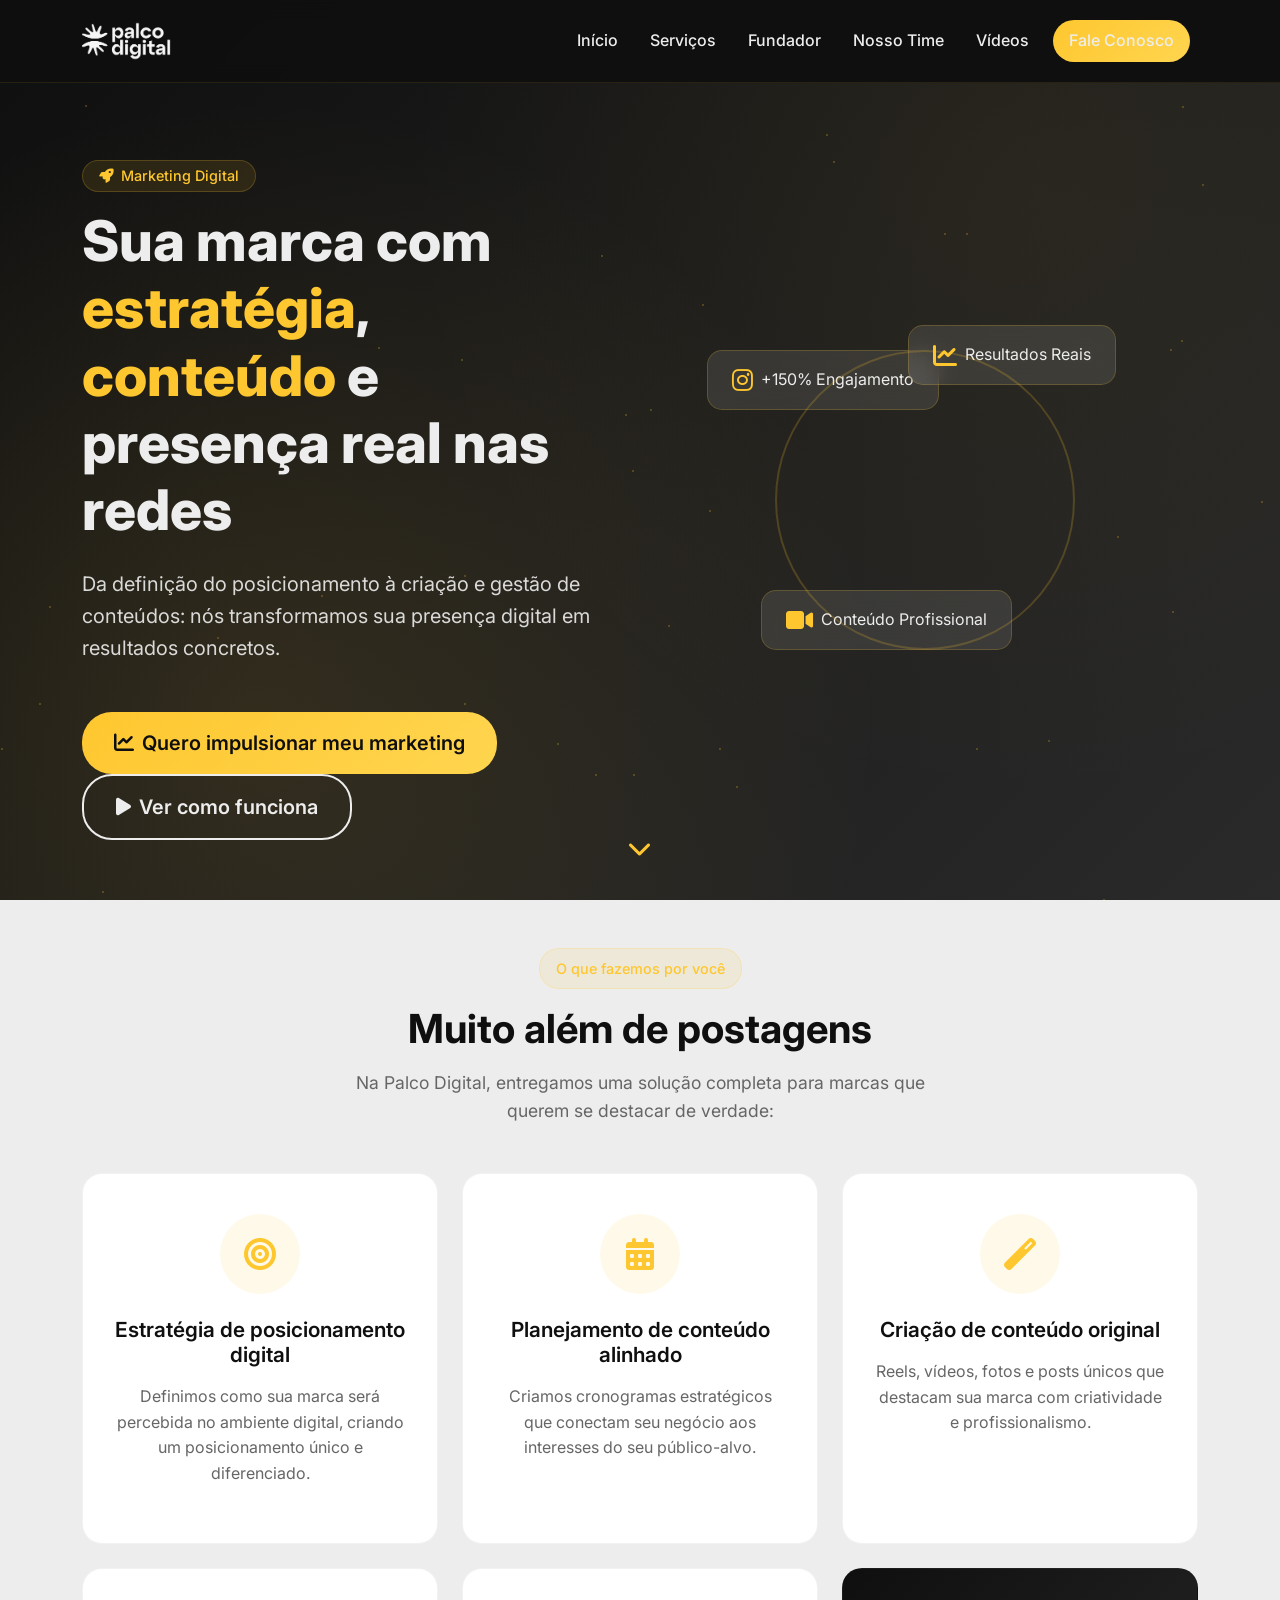
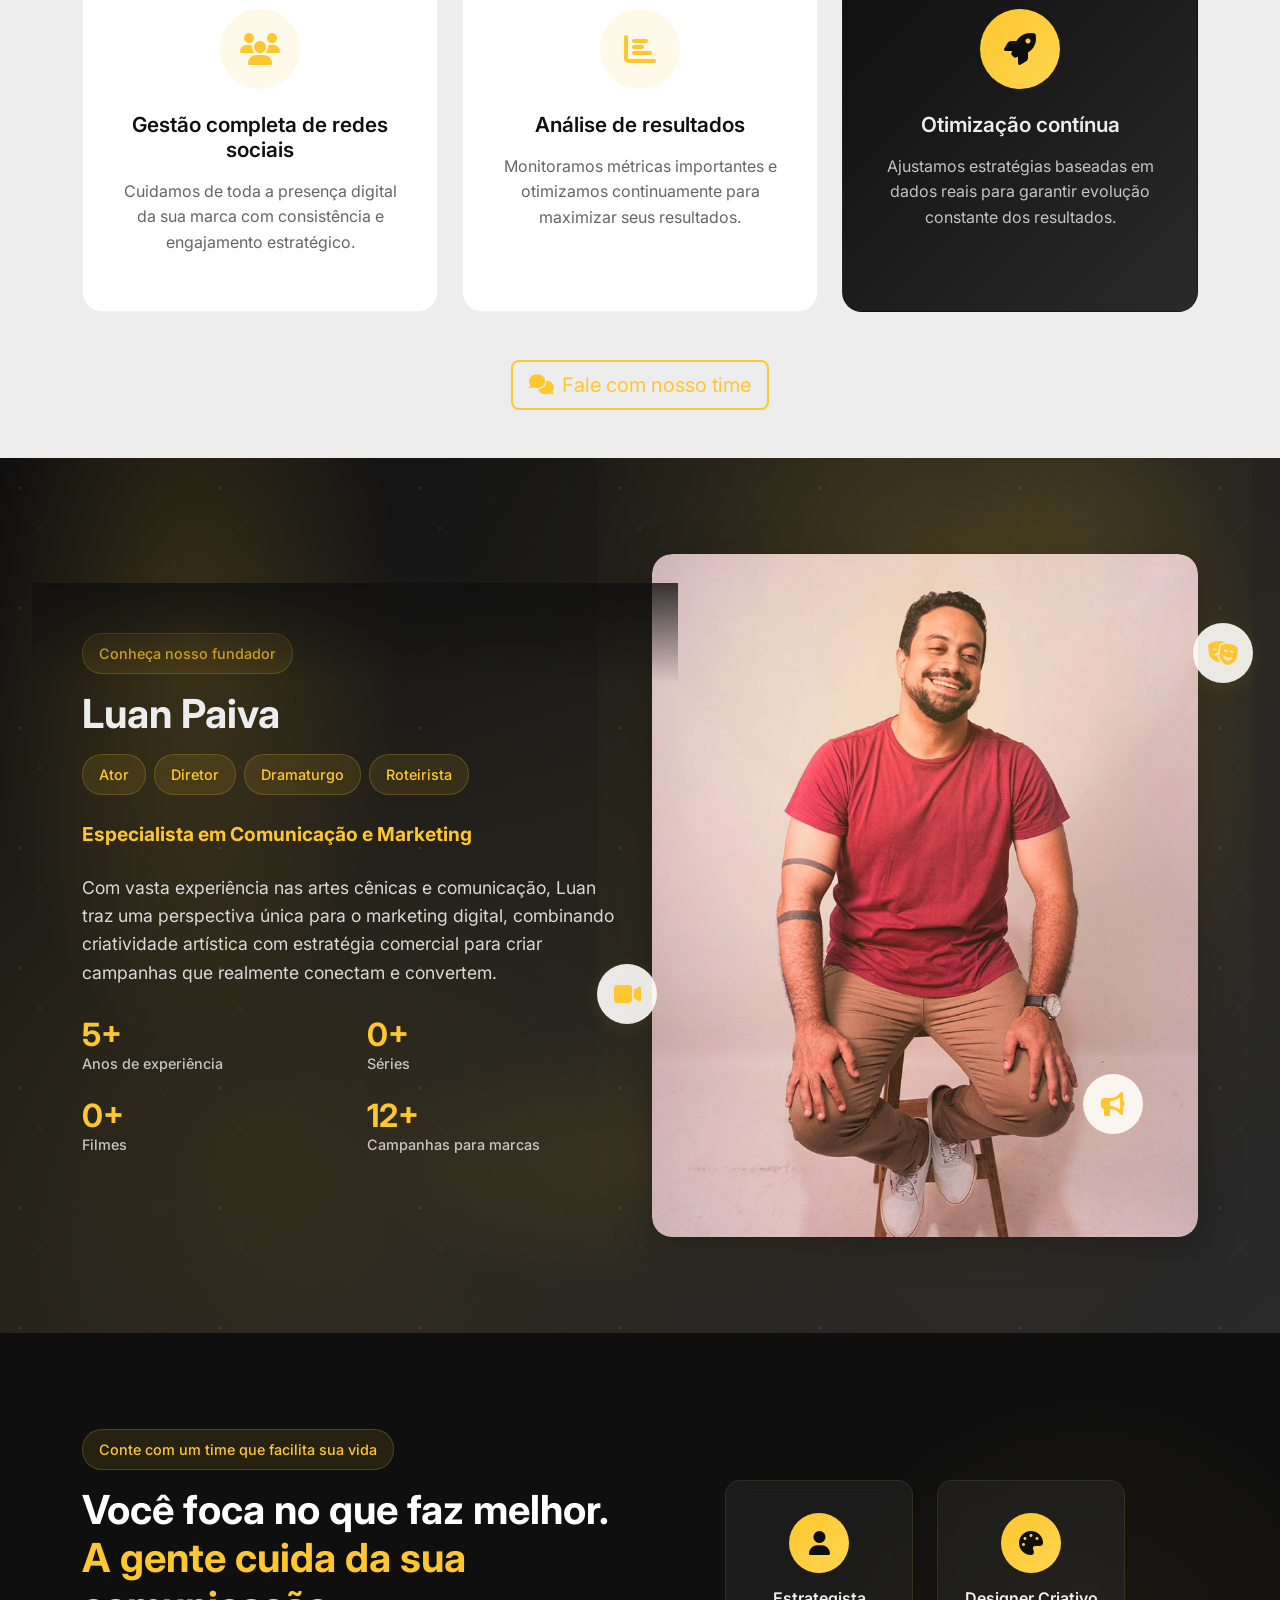
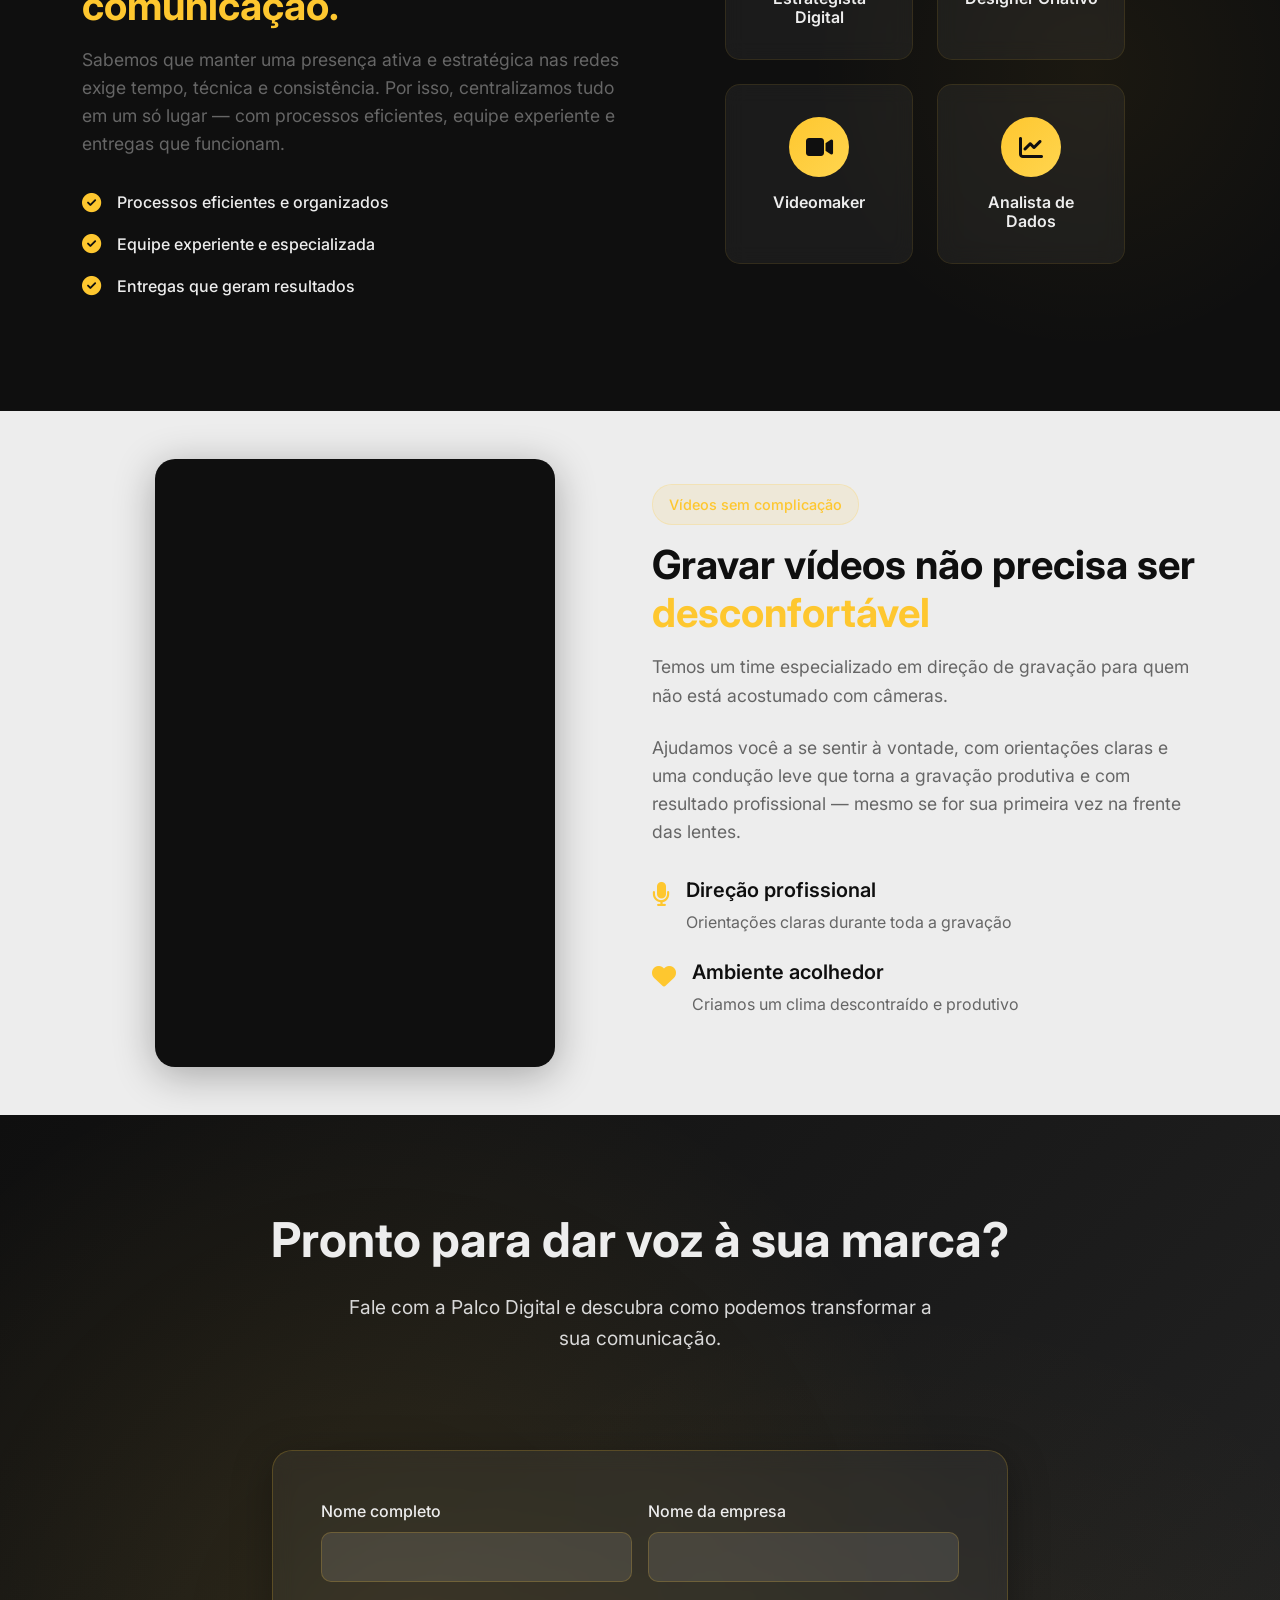
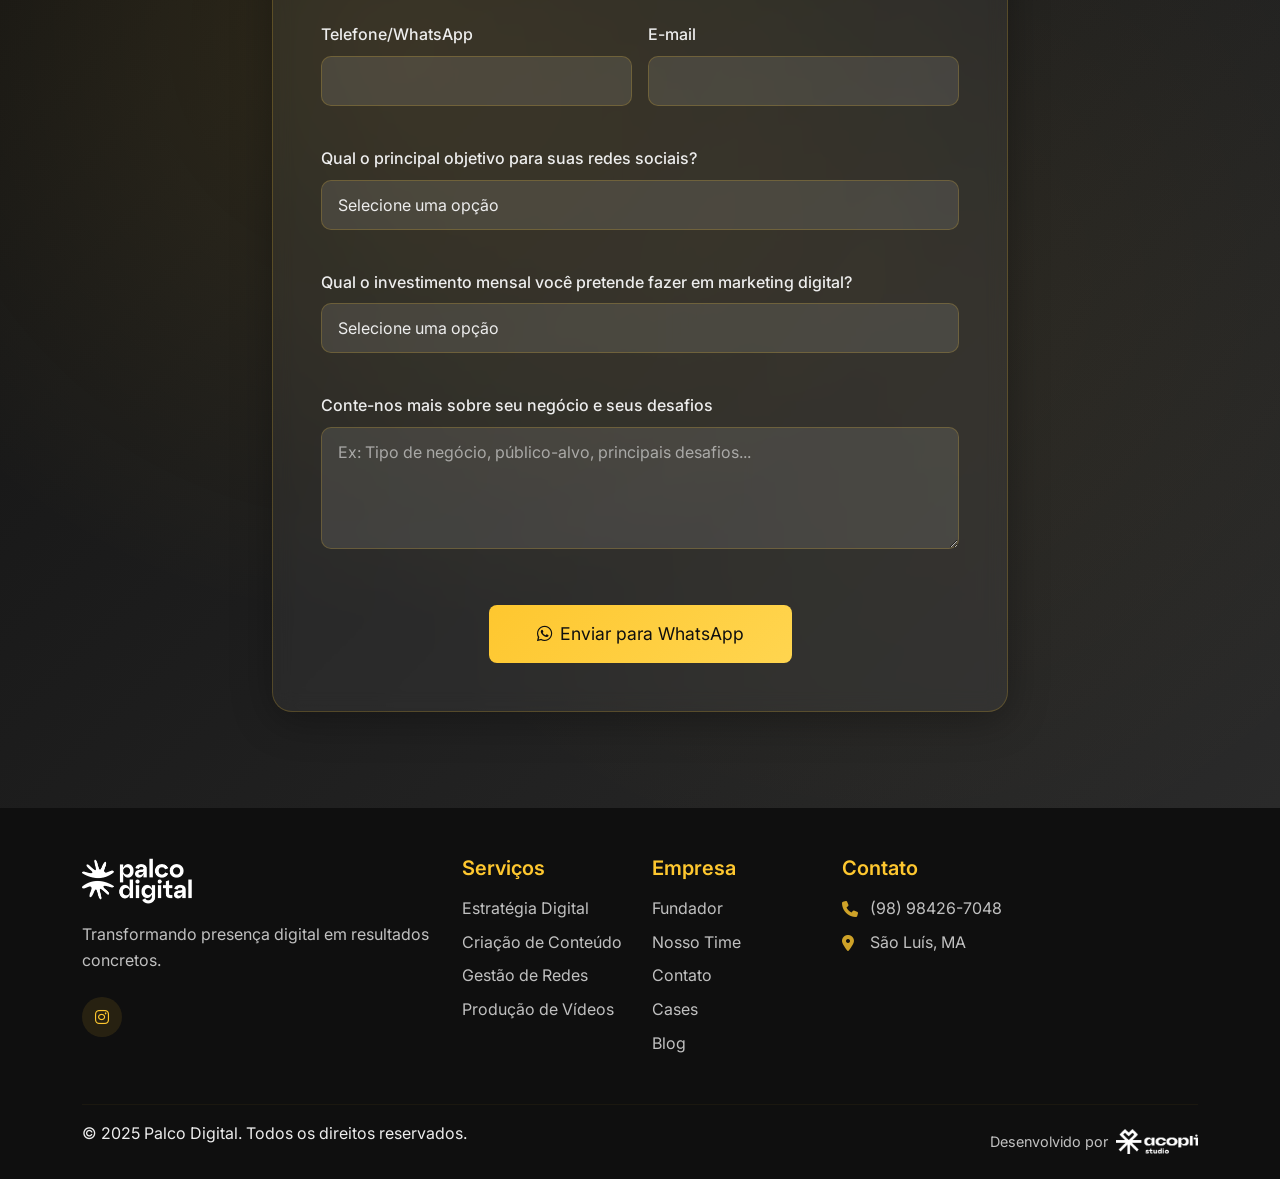
<file: index.html>
<!DOCTYPE html>
<html lang="pt-BR">
<head>
    <meta charset="UTF-8">
    <meta name="viewport" content="width=device-width, initial-scale=1.0">
    <title>Palco Digital - Estratégia, Conteúdo e Presença Real nas Redes</title>
    <link rel="icon" type="image/png" href="favicon-palcodigital.png">
    <link href="https://cdn.jsdelivr.net/npm/bootstrap@5.3.2/dist/css/bootstrap.min.css" rel="stylesheet">
    <link href="https://cdnjs.cloudflare.com/ajax/libs/font-awesome/6.4.0/css/all.min.css" rel="stylesheet">
    <link href="https://fonts.googleapis.com/css2?family=Inter:wght@300;400;500;600;700;800&display=swap" rel="stylesheet">
    <link rel="stylesheet" href="style.css">
</head>
<body>
    <!-- Navigation -->
    <nav class="navbar navbar-expand-lg navbar-dark fixed-top">
        <div class="container">
            <a class="navbar-brand" href="#home">
                <img src="logo-palco-digital.png" alt="Palco Digital" class="navbar-logo">
            </a>
            <button class="navbar-toggler" type="button" data-bs-toggle="collapse" data-bs-target="#navbarNav">
                <span class="navbar-toggler-icon"></span>
            </button>
            <div class="collapse navbar-collapse" id="navbarNav">
                <ul class="navbar-nav ms-auto">
                    <li class="nav-item">
                        <a class="nav-link" href="#home">Início</a>
                    </li>
                    <li class="nav-item">
                        <a class="nav-link" href="#servicos">Serviços</a>
                    </li>
                    <li class="nav-item">
                        <a class="nav-link" href="#fundador">Fundador</a>
                    </li>
                    <li class="nav-item">
                        <a class="nav-link" href="#time">Nosso Time</a>
                    </li>
                    <li class="nav-item">
                        <a class="nav-link" href="#videos">Vídeos</a>
                    </li>
                    <li class="nav-item">
                        <a class="nav-link btn-cta-nav ms-2 px-3 py-2" href="#contato">Fale Conosco</a>
                    </li>
                </ul>
            </div>
        </div>
    </nav>

    <!-- Hero Section -->
    <section id="home" class="hero-section">
        <div class="hero-background"></div>
        <div class="container">
            <div class="row align-items-center hero-row">
                <div class="col-lg-6">
                    <div class="hero-content">
                        <span class="badge hero-badge mb-3">
                            <i class="fas fa-rocket me-2"></i>Marketing Digital
                        </span>
                        <h1 class="hero-title mb-4">
                            Sua marca com <span class="text-yellow">estratégia</span>, <span class="text-yellow">conteúdo</span> e presença real nas redes
                        </h1>
                        <p class="hero-subtitle mb-5">
                            Da definição do posicionamento à criação e gestão de conteúdos: nós transformamos sua presença digital em resultados concretos.
                        </p>
                        <div class="hero-cta">
                            <a href="#contato" class="btn btn-primary btn-lg me-3 pulse-animation">
                                <i class="fas fa-chart-line me-2"></i>Quero impulsionar meu marketing
                            </a>
                            <a href="#servicos" class="btn btn-outline-light btn-lg">
                                <i class="fas fa-play me-2"></i>Ver como funciona
                            </a>
                        </div>
                    </div>
                </div>
                <div class="col-lg-6">
                    <div class="hero-visual">
                        <div class="floating-card card-1">
                            <i class="fab fa-instagram"></i>
                            <span>+150% Engajamento</span>
                        </div>
                        <div class="floating-card card-2">
                            <i class="fas fa-chart-line"></i>
                            <span>Resultados Reais</span>
                        </div>
                        <div class="floating-card card-3">
                            <i class="fas fa-video"></i>
                            <span>Conteúdo Profissional</span>
                        </div>
                        <div class="hero-circle"></div>
                    </div>
                </div>
            </div>
        </div>
        <div class="hero-scroll">
            <a href="#servicos">
                <i class="fas fa-chevron-down"></i>
            </a>
        </div>
    </section>

    <!-- Serviços Section -->
    <section id="servicos" class="services-section py-5">
        <div class="container">
            <div class="row">
                <div class="col-12 text-center mb-5">
                    <span class="section-badge">O que fazemos por você</span>
                    <h2 class="section-title">Muito além de postagens</h2>
                    <p class="section-subtitle">
                        Na Palco Digital, entregamos uma solução completa para marcas que querem se destacar de verdade:
                    </p>
                </div>
            </div>
            <div class="row g-4">
                <div class="col-lg-4 col-md-6">
                    <div class="service-card">
                        <div class="service-icon">
                            <i class="fas fa-bullseye"></i>
                        </div>
                        <h4>Estratégia de posicionamento digital</h4>
                        <p>Definimos como sua marca será percebida no ambiente digital, criando um posicionamento único e diferenciado.</p>
                    </div>
                </div>
                <div class="col-lg-4 col-md-6">
                    <div class="service-card">
                        <div class="service-icon">
                            <i class="fas fa-calendar-alt"></i>
                        </div>
                        <h4>Planejamento de conteúdo alinhado</h4>
                        <p>Criamos cronogramas estratégicos que conectam seu negócio aos interesses do seu público-alvo.</p>
                    </div>
                </div>
                <div class="col-lg-4 col-md-6">
                    <div class="service-card">
                        <div class="service-icon">
                            <i class="fas fa-magic"></i>
                        </div>
                        <h4>Criação de conteúdo original</h4>
                        <p>Reels, vídeos, fotos e posts únicos que destacam sua marca com criatividade e profissionalismo.</p>
                    </div>
                </div>
                <div class="col-lg-4 col-md-6">
                    <div class="service-card">
                        <div class="service-icon">
                            <i class="fas fa-users"></i>
                        </div>
                        <h4>Gestão completa de redes sociais</h4>
                        <p>Cuidamos de toda a presença digital da sua marca com consistência e engajamento estratégico.</p>
                    </div>
                </div>
                <div class="col-lg-4 col-md-6">
                    <div class="service-card">
                        <div class="service-icon">
                            <i class="fas fa-chart-bar"></i>
                        </div>
                        <h4>Análise de resultados</h4>
                        <p>Monitoramos métricas importantes e otimizamos continuamente para maximizar seus resultados.</p>
                    </div>
                </div>
                <div class="col-lg-4 col-md-6">
                    <div class="service-card featured">
                        <div class="service-icon">
                            <i class="fas fa-rocket"></i>
                        </div>
                        <h4>Otimização contínua</h4>
                        <p>Ajustamos estratégias baseadas em dados reais para garantir evolução constante dos resultados.</p>
                    </div>
                </div>
            </div>
            <div class="row mt-5">
                <div class="col-12 text-center">
                    <a href="#contato" class="btn btn-outline-primary btn-lg">
                        <i class="fas fa-comments me-2"></i>Fale com nosso time
                    </a>
                </div>
            </div>
        </div>
    </section>

    <!-- Fundador Section -->
    <section id="fundador" class="founder-section">
        <div class="theater-dust"></div>
        <div class="container">
            <div class="row align-items-center">
                <div class="col-lg-6">
                    <div class="founder-content">
                        <span class="section-badge">Conheça nosso fundador</span>
                        <h2 class="section-title">Luan Paiva</h2>
                        <div class="founder-roles">
                            <span class="role-badge">Ator</span>
                            <span class="role-badge">Diretor</span>
                            <span class="role-badge">Dramaturgo</span>
                            <span class="role-badge">Roteirista</span>
                        </div>
                        <p class="founder-description">
                            <strong>Especialista em Comunicação e Marketing</strong>
                        </p>
                        <p class="section-text">
                            Com vasta experiência nas artes cênicas e comunicação, Luan traz uma perspectiva única para o marketing digital, combinando criatividade artística com estratégia comercial para criar campanhas que realmente conectam e convertem.
                        </p>
                        <div class="founder-stats">
                            <div class="stat-item">
                                <span class="stat-number">20+</span>
                                <span class="stat-label">Anos de experiência</span>
                            </div>
                            <div class="stat-item">
                                <span class="stat-number">3</span>
                                <span class="stat-label">Séries</span>
                            </div>
                            <div class="stat-item">
                                <span class="stat-number">2</span>
                                <span class="stat-label">Filmes</span>
                            </div>
                            <div class="stat-item">
                                <span class="stat-number">50+</span>
                                <span class="stat-label">Campanhas para marcas</span>
                            </div>
                        </div>
                    </div>
                </div>
                <div class="col-lg-6">
                    <div class="founder-visual">
                        <div class="founder-image-container">
                            <img src="luan-paiva.jpg" alt="Luan Paiva - Fundador da Palco Digital" class="founder-image">
                        </div>
                        <div class="floating-elements">
                            <div class="floating-element element-1">
                                <i class="fas fa-theater-masks"></i>
                            </div>
                            <div class="floating-element element-2">
                                <i class="fas fa-video"></i>
                            </div>
                            <div class="floating-element element-3">
                                <i class="fas fa-bullhorn"></i>
                            </div>
                        </div>
                    </div>
                </div>
            </div>
        </div>
    </section>

    <!-- Team Section -->
    <section id="time" class="team-section">
        <div class="container">
            <div class="row align-items-center">
                <div class="col-lg-6">
                    <div class="team-content">
                        <span class="section-badge">Conte com um time que facilita sua vida</span>
                        <h2 class="section-title" style="color: rgb(255, 255, 255);">Você foca no que faz melhor. <span class="text-yellow">A gente cuida da sua comunicação.</span></h2>
                        <p class="section-text">
                            Sabemos que manter uma presença ativa e estratégica nas redes exige tempo, técnica e consistência. Por isso, centralizamos tudo em um só lugar — com processos eficientes, equipe experiente e entregas que funcionam.
                        </p>
                        <div class="team-benefits">
                            <div class="benefit-item">
                                <i class="fas fa-check-circle"></i>
                                <span>Processos eficientes e organizados</span>
                            </div>
                            <div class="benefit-item">
                                <i class="fas fa-check-circle"></i>
                                <span>Equipe experiente e especializada</span>
                            </div>
                            <div class="benefit-item">
                                <i class="fas fa-check-circle"></i>
                                <span>Entregas que geram resultados</span>
                            </div>
                        </div>
                    </div>
                </div>
                <div class="col-lg-6">
                    <div class="team-visual">
                        <div class="team-grid">
                            <div class="team-card">
                                <div class="team-avatar">
                                    <i class="fas fa-user"></i>
                                </div>
                                <h5>Estrategista Digital</h5>
                            </div>
                            <div class="team-card">
                                <div class="team-avatar">
                                    <i class="fas fa-palette"></i>
                                </div>
                                <h5>Designer Criativo</h5>
                            </div>
                            <div class="team-card">
                                <div class="team-avatar">
                                    <i class="fas fa-video"></i>
                                </div>
                                <h5>Videomaker</h5>
                            </div>
                            <div class="team-card">
                                <div class="team-avatar">
                                    <i class="fas fa-chart-line"></i>
                                </div>
                                <h5>Analista de Dados</h5>
                            </div>
                        </div>
                    </div>
                </div>
            </div>
        </div>
    </section>

    <!-- Videos Section -->
    <section id="videos" class="videos-section py-5">
        <div class="container">
            <div class="row align-items-center">
                <div class="col-lg-6">
                    <div class="videos-visual">
                        <div class="video-container">
                            <iframe 
                                src="https://www.youtube.com/embed/ONgrIfqyHzE" 
                                title="Como gravamos vídeos sem complicação" 
                                frameborder="0" 
                                allow="accelerometer; autoplay; clipboard-write; encrypted-media; gyroscope; picture-in-picture; web-share" 
                                allowfullscreen
                                class="youtube-video">
                            </iframe>
                        </div>
                    </div>
                </div>
                <div class="col-lg-6">
                    <div class="videos-content">
                        <span class="section-badge">Vídeos sem complicação</span>
                        <h2 class="section-title">Gravar vídeos não precisa ser <span class="text-yellow">desconfortável</span></h2>
                        <p class="section-text">
                            Temos um time especializado em direção de gravação para quem não está acostumado com câmeras.
                        </p>
                        <p class="section-text">
                            Ajudamos você a se sentir à vontade, com orientações claras e uma condução leve que torna a gravação produtiva e com resultado profissional — mesmo se for sua primeira vez na frente das lentes.
                        </p>
                        <div class="videos-features">
                            <div class="feature-item">
                                <i class="fas fa-microphone"></i>
                                <div>
                                    <h5>Direção profissional</h5>
                                    <p>Orientações claras durante toda a gravação</p>
                                </div>
                            </div>
                            <div class="feature-item">
                                <i class="fas fa-heart"></i>
                                <div>
                                    <h5>Ambiente acolhedor</h5>
                                    <p>Criamos um clima descontraído e produtivo</p>
                                </div>
                            </div>
                        </div>
                    </div>
                </div>
            </div>
        </div>
    </section>

    <!-- CTA Final Section -->
    <section id="contato" class="cta-section">
        <div class="cta-background"></div>
        <div class="container">
            <div class="row">
                <div class="col-12 text-center mb-5">
                    <div class="cta-content">
                        <h2 class="cta-title">Pronto para dar voz à sua marca?</h2>
                        <p class="cta-subtitle">
                            Fale com a Palco Digital e descubra como podemos transformar a sua comunicação.
                        </p>
                    </div>
                </div>
            </div>
            <div class="row justify-content-center">
                <div class="col-lg-8">
                    <div class="contact-form-wrapper">
                        <form id="contactForm" class="contact-form">
                            <div class="row g-3">
                                <div class="col-md-6">
                                    <div class="form-group">
                                        <label for="nome">Nome completo</label>
                                        <input type="text" id="nome" name="nome" class="form-control" required>
                                    </div>
                                </div>
                                <div class="col-md-6">
                                    <div class="form-group">
                                        <label for="empresa">Nome da empresa</label>
                                        <input type="text" id="empresa" name="empresa" class="form-control" required>
                                    </div>
                                </div>
                                <div class="col-md-6">
                                    <div class="form-group">
                                        <label for="telefone">Telefone/WhatsApp</label>
                                        <input type="tel" id="telefone" name="telefone" class="form-control" required>
                                    </div>
                                </div>
                                <div class="col-md-6">
                                    <div class="form-group">
                                        <label for="email">E-mail</label>
                                        <input type="email" id="email" name="email" class="form-control" required>
                                    </div>
                                </div>
                                <div class="col-12">
                                    <div class="form-group">
                                        <label for="objetivo">Qual o principal objetivo para suas redes sociais?</label>
                                        <select id="objetivo" name="objetivo" class="form-control" required>
                                            <option value="">Selecione uma opção</option>
                                            <option value="aumentar-vendas">Aumentar vendas</option>
                                            <option value="gerar-leads">Gerar leads</option>
                                            <option value="brand-awareness">Aumentar reconhecimento da marca</option>
                                            <option value="engajamento">Melhorar engajamento</option>
                                            <option value="presenca-digital">Criar presença digital</option>
                                            <option value="outro">Outro</option>
                                        </select>
                                    </div>
                                </div>
                                <div class="col-12">
                                    <div class="form-group">
                                        <label for="investimento">Qual o investimento mensal você pretende fazer em marketing digital?</label>
                                        <select id="investimento" name="investimento" class="form-control" required>
                                            <option value="">Selecione uma opção</option>
                                            <option value="ate-2k">Até R$ 2.000</option>
                                            <option value="2k-5k">R$ 2.000 a R$ 5.000</option>
                                            <option value="5k-10k">R$ 5.000 a R$ 10.000</option>
                                            <option value="10k-mais">Acima de R$ 10.000</option>
                                            <option value="avaliar">Preciso avaliar</option>
                                        </select>
                                    </div>
                                </div>
                                <div class="col-12">
                                    <div class="form-group">
                                        <label for="mensagem">Conte-nos mais sobre seu negócio e seus desafios</label>
                                        <textarea id="mensagem" name="mensagem" class="form-control" rows="4" placeholder="Ex: Tipo de negócio, público-alvo, principais desafios..."></textarea>
                                    </div>
                                </div>
                                <div class="col-12 text-center">
                                    <button type="submit" class="btn btn-primary btn-lg">
                                        <i class="fab fa-whatsapp me-2"></i>Enviar para WhatsApp
                                    </button>
                                </div>
                            </div>
                        </form>
                    </div>
                </div>
            </div>
        </div>
    </section>

    <!-- Footer -->
    <footer class="footer">
        <div class="container">
            <div class="row">
                <div class="col-lg-4">
                    <div class="footer-brand">
                        <img src="logo-palco-digital.png" alt="Palco Digital" class="footer-logo mb-3">
                        <p>Transformando presença digital em resultados concretos.</p>
                        <div class="social-links">
                            <a href="https://www.instagram.com/agenciapalcodigital/" target="_blank" rel="noopener noreferrer">
                                <i class="fab fa-instagram"></i>
                            </a>
                        </div>
                    </div>
                </div>
                <div class="col-lg-2">
                    <h5>Serviços</h5>
                    <ul class="footer-links">
                        <li><a href="#servicos">Estratégia Digital</a></li>
                        <li><a href="#servicos">Criação de Conteúdo</a></li>
                        <li><a href="#servicos">Gestão de Redes</a></li>
                        <li><a href="#videos">Produção de Vídeos</a></li>
                    </ul>
                </div>
                <div class="col-lg-2">
                    <h5>Empresa</h5>
                    <ul class="footer-links">
                        <li><a href="#fundador">Fundador</a></li>
                        <li><a href="#time">Nosso Time</a></li>
                        <li><a href="#contato">Contato</a></li>
                        <li><a href="#">Cases</a></li>
                        <li><a href="#">Blog</a></li>
                    </ul>
                </div>
                <div class="col-lg-4">
                    <h5>Contato</h5>
                    <div class="contact-info">
                        <p><i class="fas fa-phone me-2"></i>(98) 98426-7048</p>
                        <p><i class="fas fa-map-marker-alt me-2"></i>São Luís, MA</p>
                    </div>
                </div>
            </div>
            <hr class="footer-divider">
            <div class="row align-items-center">
                <div class="col-md-6">
                    <p>&copy; 2025 Palco Digital. Todos os direitos reservados.</p>
                </div>
                <div class="col-md-6 text-md-end">
                    <div class="developed-by">
                        <span>Desenvolvido por</span>
                        <a href="https://instagram.com/acoplidigital" target="_blank" rel="noopener noreferrer" class="acopli-link">
                            <img src="logo-acopli.png" alt="Acopli Digital" class="acopli-logo">
                        </a>
                    </div>
                </div>
            </div>
        </div>
    </footer>

    <script src="https://cdn.jsdelivr.net/npm/bootstrap@5.3.2/dist/js/bootstrap.bundle.min.js"></script>
    <script src="script.js"></script>
</body>
</html>
</file>
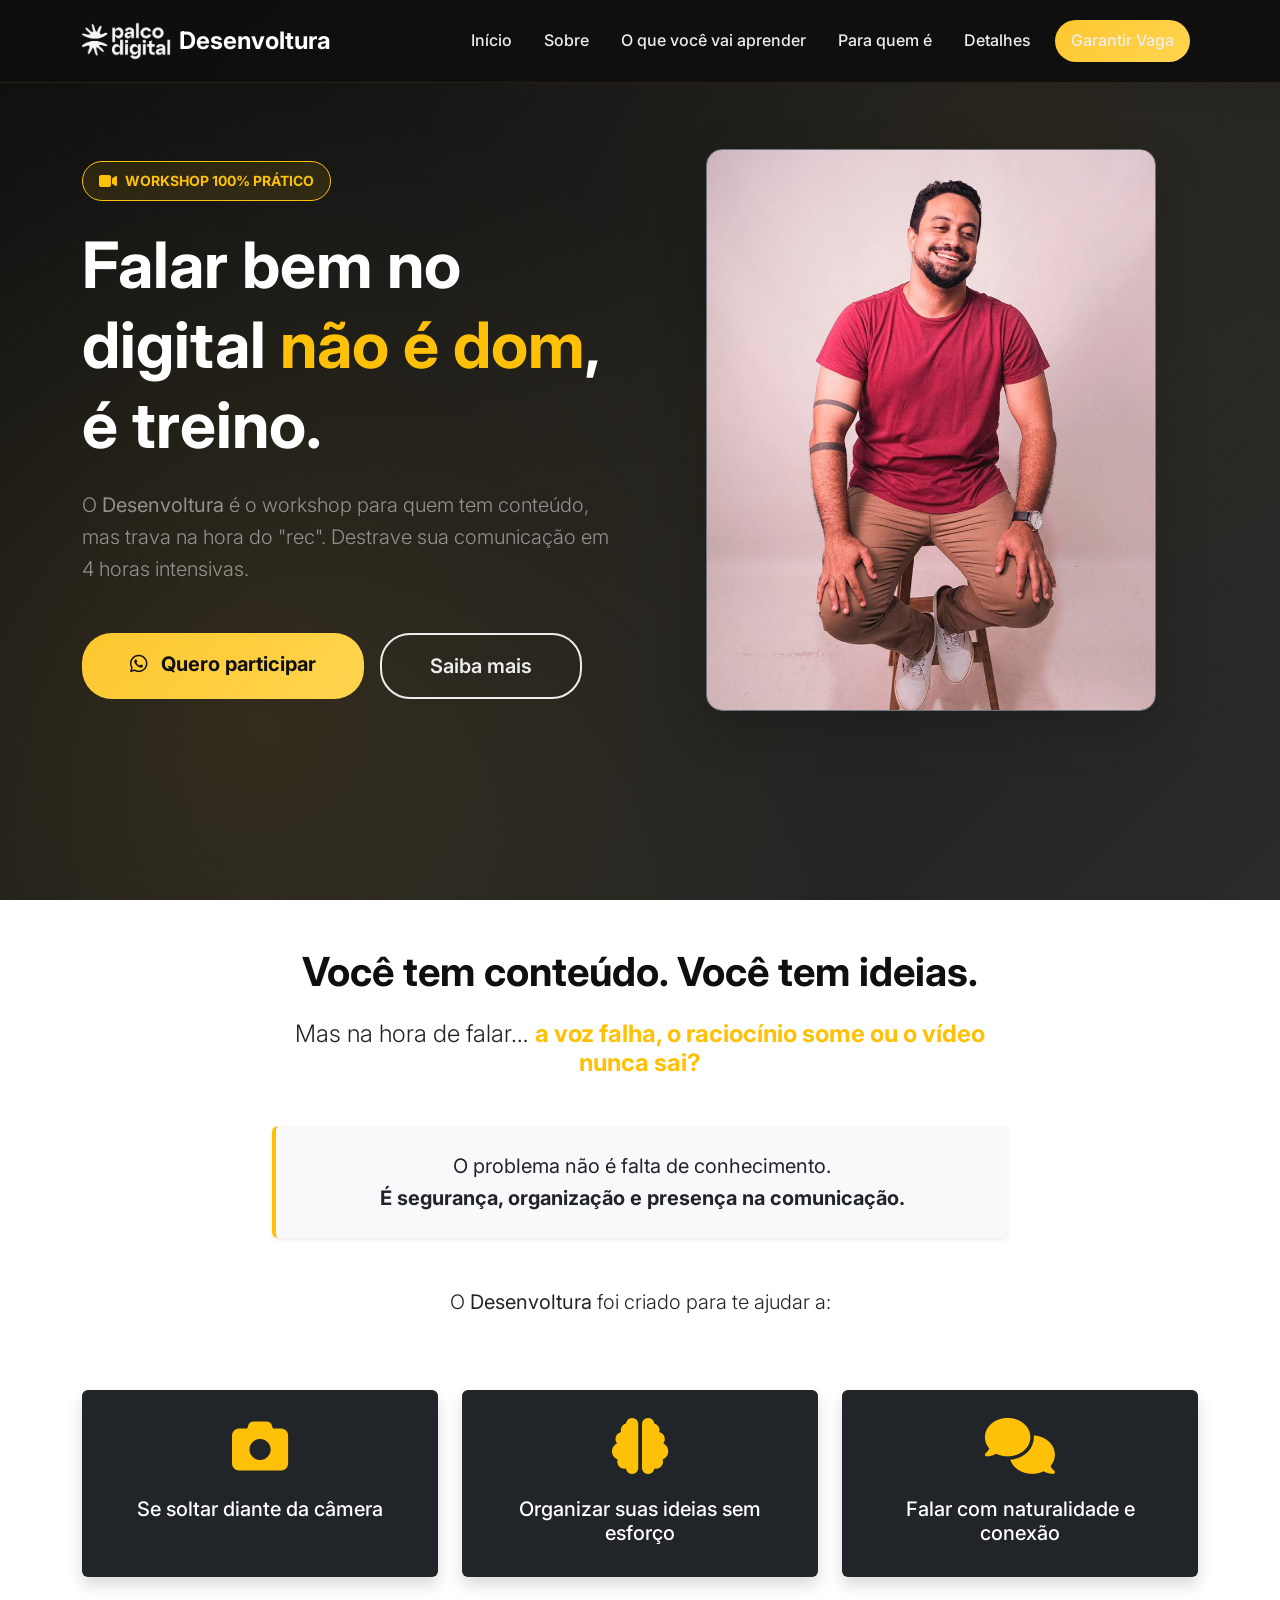
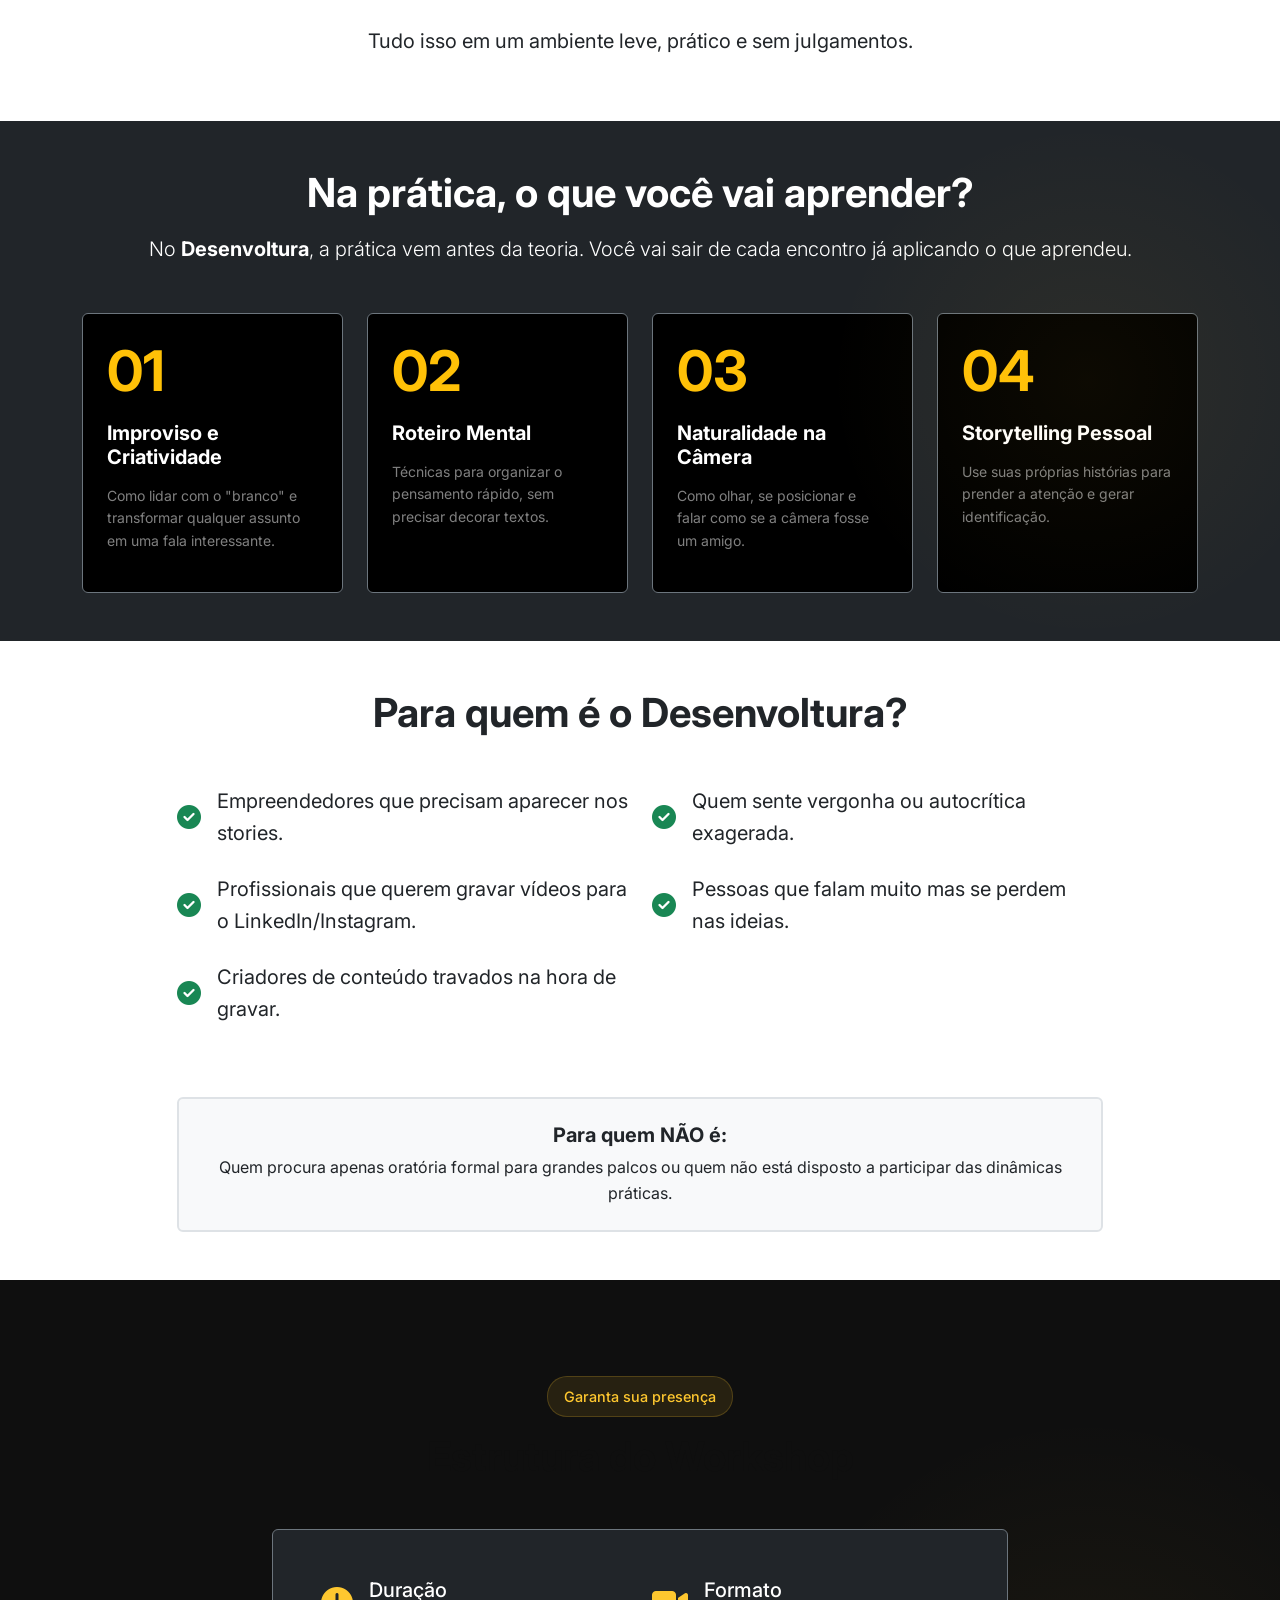
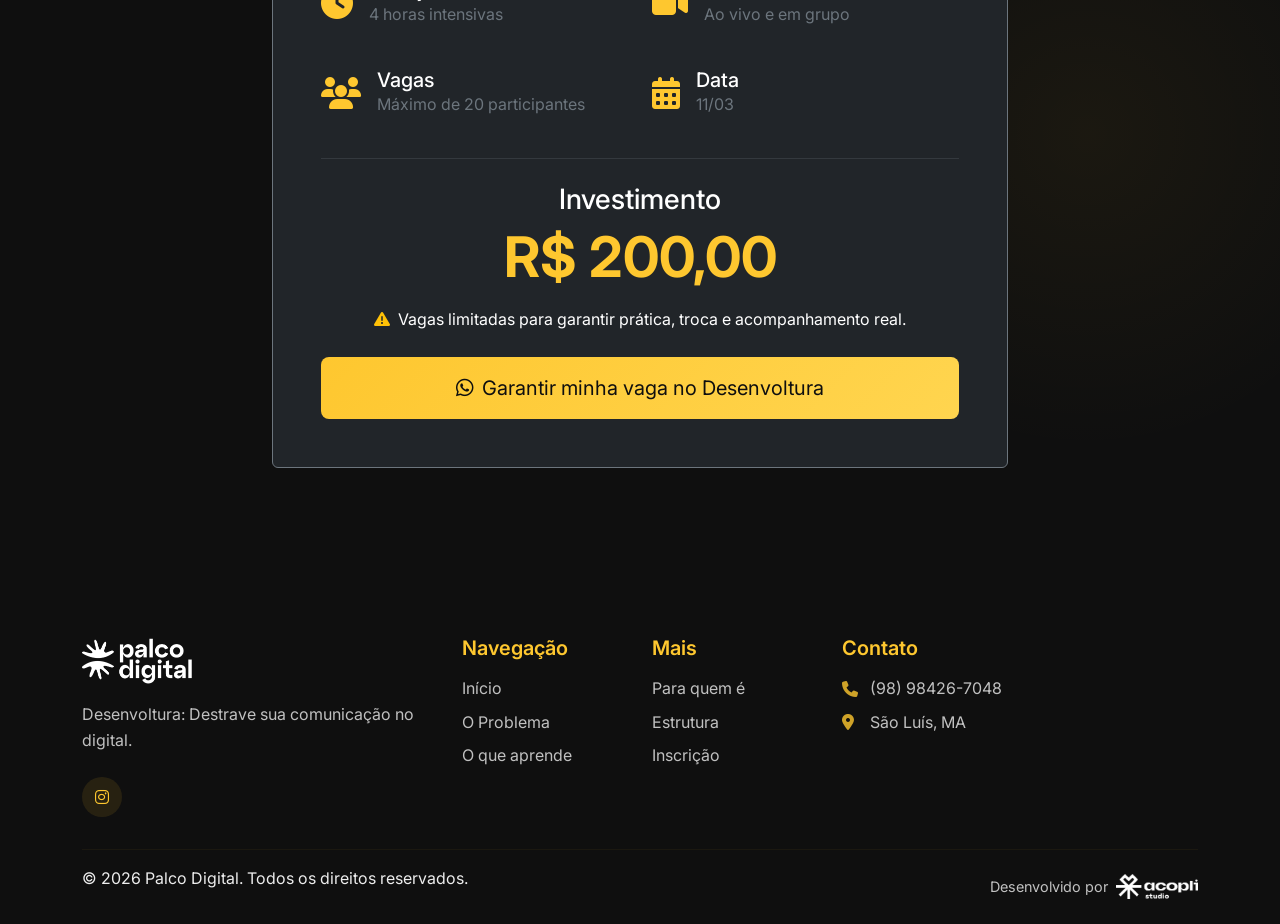
<file: desenvoltura/index.html>
<!DOCTYPE html>
<html lang="pt-BR">
<head>
    <meta charset="UTF-8">
    <meta name="viewport" content="width=device-width, initial-scale=1.0">
    <title>Desenvoltura - Palco Digital</title>
    <link rel="icon" type="image/png" href="favicon-palcodigital.png">
    <link href="https://cdn.jsdelivr.net/npm/bootstrap@5.3.2/dist/css/bootstrap.min.css" rel="stylesheet">
    <link href="https://cdnjs.cloudflare.com/ajax/libs/font-awesome/6.4.0/css/all.min.css" rel="stylesheet">
    <link href="https://fonts.googleapis.com/css2?family=Inter:wght@300;400;500;600;700;800&display=swap" rel="stylesheet">
    <link rel="stylesheet" href="style.css">
</head>
<body>
    <!-- Navigation -->
    <nav class="navbar navbar-expand-lg navbar-dark fixed-top">
        <div class="container">
            <a class="navbar-brand" href="#home">
                <img src="logo-palco-digital.png" alt="Palco Digital" class="navbar-logo">
                <span class="ms-2 text-white fw-bold">Desenvoltura</span>
            </a>
            <button class="navbar-toggler" type="button" data-bs-toggle="collapse" data-bs-target="#navbarNav">
                <span class="navbar-toggler-icon"></span>
            </button>
            <div class="collapse navbar-collapse" id="navbarNav">
                <ul class="navbar-nav ms-auto">
                    <li class="nav-item">
                        <a class="nav-link" href="#home">Início</a>
                    </li>
                    <li class="nav-item">
                        <a class="nav-link" href="#sobre">Sobre</a>
                    </li>
                    <li class="nav-item">
                        <a class="nav-link" href="#aprendizado">O que você vai aprender</a>
                    </li>
                    <li class="nav-item">
                        <a class="nav-link" href="#para-quem">Para quem é</a>
                    </li>
                    <li class="nav-item">
                        <a class="nav-link" href="#estrutura">Detalhes</a>
                    </li>
                    <li class="nav-item">
                        <a class="nav-link btn-cta-nav ms-2 px-3 py-2" href="https://wa.me/5598984267048?text=Ol%C3%A1!%20Gostaria%20de%20garantir%20minha%20vaga%20no%20workshop%20Desenvoltura." target="_blank">Garantir Vaga</a>
                    </li>
                </ul>
            </div>
        </div>
    </nav>

    <!-- Hero Section -->
    <section id="home" class="hero-section">
        <div class="hero-background"></div>
        <div class="container">
            <div class="row align-items-center hero-row gx-5">
                <div class="col-lg-6 order-1 order-lg-1">
                    <div class="hero-content">
                        <div class="d-inline-flex align-items-center mb-4 px-3 py-2 rounded-pill border border-warning bg-opacity-10 bg-warning">
                            <i class="fas fa-video text-warning me-2"></i>
                            <span class="text-warning fw-bold text-uppercase small">Workshop 100% Prático</span>
                        </div>
                        
                        <h1 class="display-3 fw-bold text-white mb-4 lh-sm">
                            Falar bem no digital <span class="text-warning">não é dom</span>, é treino.
                        </h1>
                        
                        <p class="lead text-white-50 mb-5">
                            O <strong>Desenvoltura</strong> é o workshop para quem tem conteúdo, mas trava na hora do "rec". Destrave sua comunicação em 4 horas intensivas.
                        </p>
                        
                        <div class="hero-cta d-flex flex-column flex-sm-row gap-3">
                            <a href="https://wa.me/5598984267048?text=Ol%C3%A1!%20Quero%20saber%20mais%20sobre%20o%20Desenvoltura." target="_blank" class="btn btn-primary btn-lg px-5 py-3 fw-bold pulse-animation">
                                <i class="fab fa-whatsapp me-2"></i> Quero participar
                            </a>
                            <a href="#sobre" class="btn btn-outline-light btn-lg px-5 py-3">
                                Saiba mais
                            </a>
                        </div>
                    </div>
                </div>
                
                <div class="col-lg-6 order-2 order-lg-2 mb-5 mb-lg-0 mt-4 mt-lg-0">
                    <div class="hero-image-container position-relative text-center">
                        <!-- Elemento decorativo atrás da foto -->
                        <div class="position-absolute top-50 start-50 translate-middle bg-warning rounded-circle blur-effect" style="width: 300px; height: 300px; opacity: 0.15; filter: blur(60px);"></div>
                        
                        <img src="luan-paiva.jpg" alt="Luan Paiva" class="img-fluid rounded-4 shadow-lg position-relative border border-secondary" style="border-width: 1px !important; z-index: 2; max-width: 450px; width: 100%;">
                    </div>
                </div>
            </div>
        </div>
    </section>

    <!-- Seção 2: Dor + Solução -->
    <section id="sobre" class="py-5 bg-white text-dark">
        <div class="container">
            <div class="row justify-content-center text-center mb-5">
                <div class="col-lg-8">
                    <h2 class="section-title mb-4">Você tem conteúdo. Você tem ideias.</h2>
                    <h3 class="h4 mb-4" style="font-weight: 300;">Mas na hora de falar… <span class="text-warning fw-bold">a voz falha, o raciocínio some ou o vídeo nunca sai?</span></h3>
                    
                    <div class="my-5 p-4 bg-light rounded shadow-sm border-start border-4 border-warning">
                        <p class="mb-0 fs-5">
                            O problema não é falta de conhecimento.<br>
                            <strong>É segurança, organização e presença na comunicação.</strong>
                        </p>
                    </div>

                    <p class="lead mb-4">O <strong>Desenvoltura</strong> foi criado para te ajudar a:</p>
                </div>
            </div>
            
            <div class="row g-4 justify-content-center">
                <div class="col-md-4">
                    <div class="text-center p-4 h-100 bg-dark text-white rounded shadow transition-hover">
                        <div class="display-4 text-warning mb-3"><i class="fas fa-camera"></i></div>
                        <h5>Se soltar diante da câmera</h5>
                    </div>
                </div>
                <div class="col-md-4">
                    <div class="text-center p-4 h-100 bg-dark text-white rounded shadow transition-hover">
                        <div class="display-4 text-warning mb-3"><i class="fas fa-brain"></i></div>
                        <h5>Organizar suas ideias sem esforço</h5>
                    </div>
                </div>
                <div class="col-md-4">
                    <div class="text-center p-4 h-100 bg-dark text-white rounded shadow transition-hover">
                        <div class="display-4 text-warning mb-3"><i class="fas fa-comments"></i></div>
                        <h5>Falar com naturalidade e conexão</h5>
                    </div>
                </div>
            </div>

            <div class="row mt-5">
                <div class="col-12 text-center">
                    <p class="fs-5">Tudo isso em um ambiente leve, prático e sem julgamentos.</p>
                </div>
            </div>
        </div>
    </section>

    <!-- Seção 3: O que você vai aprender (Fundo Escuro) -->
    <section id="aprendizado" class="team-section py-5 bg-dark text-white">
        <div class="container">
            <div class="text-center mb-5">
                <h2 class="section-title text-white">Na prática, o que você vai aprender?</h2>
                <p class="lead text-white mt-3">No <span class="fw-bold">Desenvoltura</span>, a prática vem antes da teoria. Você vai sair de cada encontro já aplicando o que aprendeu.</p>
            </div>
            
            <div class="row g-4">
                <div class="col-md-6 col-lg-3">
                    <div class="h-100 p-4 border border-secondary rounded bg-black">
                        <div class="display-4 text-warning mb-3 fw-bold">01</div>
                        <h4 class="h5 fw-bold mb-3">Improviso e Criatividade</h4>
                        <p class="small text-white-50">Como lidar com o "branco" e transformar qualquer assunto em uma fala interessante.</p>
                    </div>
                </div>
                <div class="col-md-6 col-lg-3">
                    <div class="h-100 p-4 border border-secondary rounded bg-black">
                        <div class="display-4 text-warning mb-3 fw-bold">02</div>
                        <h4 class="h5 fw-bold mb-3">Roteiro Mental</h4>
                        <p class="small text-white-50">Técnicas para organizar o pensamento rápido, sem precisar decorar textos.</p>
                    </div>
                </div>
                <div class="col-md-6 col-lg-3">
                    <div class="h-100 p-4 border border-secondary rounded bg-black">
                        <div class="display-4 text-warning mb-3 fw-bold">03</div>
                        <h4 class="h5 fw-bold mb-3">Naturalidade na Câmera</h4>
                        <p class="small text-white-50">Como olhar, se posicionar e falar como se a câmera fosse um amigo.</p>
                    </div>
                </div>
                <div class="col-md-6 col-lg-3">
                    <div class="h-100 p-4 border border-secondary rounded bg-black">
                        <div class="display-4 text-warning mb-3 fw-bold">04</div>
                        <h4 class="h5 fw-bold mb-3">Storytelling Pessoal</h4>
                        <p class="small text-white-50">Use suas próprias histórias para prender a atenção e gerar identificação.</p>
                    </div>
                </div>
            </div>
        </div>
    </section>

    <!-- Seção 4: Para quem é -->
    <section id="para-quem" class="services-section py-5 bg-white text-dark">
        <div class="container align-items-center">
            <div class="row justify-content-center">
                <div class="col-lg-10 text-center">
                    <h2 class="section-title mb-4 text-dark">Para quem é o Desenvoltura?</h2>
                    
                    <div class="row g-4 text-start mt-4">
                        <div class="col-md-6">
                             <div class="d-flex align-items-center mb-4">
                                <i class="fas fa-check-circle text-success fs-4 me-3"></i>
                                <span class="fs-5">Empreendedores que precisam aparecer nos stories.</span>
                            </div>
                            <div class="d-flex align-items-center mb-4">
                                <i class="fas fa-check-circle text-success fs-4 me-3"></i>
                                <span class="fs-5">Profissionais que querem gravar vídeos para o LinkedIn/Instagram.</span>
                            </div>
                            <div class="d-flex align-items-center mb-4">
                                <i class="fas fa-check-circle text-success fs-4 me-3"></i>
                                <span class="fs-5">Criadores de conteúdo travados na hora de gravar.</span>
                            </div>
                        </div>
                        <div class="col-md-6">
                            <div class="d-flex align-items-center mb-4">
                                <i class="fas fa-check-circle text-success fs-4 me-3"></i>
                                <span class="fs-5">Quem sente vergonha ou autocrítica exagerada.</span>
                            </div>
                            <div class="d-flex align-items-center mb-4">
                                <i class="fas fa-check-circle text-success fs-4 me-3"></i>
                                <span class="fs-5">Pessoas que falam muito mas se perdem nas ideias.</span>
                            </div>
                        </div>
                    </div>

                    <div class="mt-5 p-4 bg-light border border-2 rounded">
                        <h4 class="h5 fw-bold mb-2">Para quem NÃO é:</h4>
                        <p class="mb-0">Quem procura apenas oratória formal para grandes palcos ou quem não está disposto a participar das dinâmicas práticas.</p>
                    </div>
                </div>
            </div>
        </div>
    </section>

    <!-- Seção 5: Estrutura do Workshop -->
    <section id="estrutura" class="team-section">
        <div class="container">
            <div class="row justify-content-center">
                <div class="col-lg-8 text-center">
                    <span class="section-badge">Garanta sua presença</span>
                    <h2 class="section-title mb-5">Estrutura do Workshop</h2>
                    
                    <div class="card bg-dark border-secondary mb-4">
                        <div class="card-body p-5">
                            <div class="row g-4 text-start">
                                <div class="col-md-6">
                                    <div class="d-flex align-items-center mb-3">
                                        <i class="fas fa-clock fa-2x text-yellow me-3"></i>
                                        <div>
                                            <h5 class="mb-0 text-white">Duração</h5>
                                            <p class="mb-0 text-secondary">4 horas intensivas</p>
                                        </div>
                                    </div>
                                </div>
                                <div class="col-md-6">
                                    <div class="d-flex align-items-center mb-3">
                                        <i class="fas fa-video fa-2x text-yellow me-3"></i>
                                        <div>
                                            <h5 class="mb-0 text-white">Formato</h5>
                                            <p class="mb-0 text-secondary">Ao vivo e em grupo</p>
                                        </div>
                                    </div>
                                </div>
                                <div class="col-md-6">
                                    <div class="d-flex align-items-center mb-3">
                                        <i class="fas fa-users fa-2x text-yellow me-3"></i>
                                        <div>
                                            <h5 class="mb-0 text-white">Vagas</h5>
                                            <p class="mb-0 text-secondary">Máximo de 20 participantes</p>
                                        </div>
                                    </div>
                                </div>
                                <div class="col-md-6">
                                    <div class="d-flex align-items-center mb-3">
                                        <i class="fas fa-calendar-alt fa-2x text-yellow me-3"></i>
                                        <div>
                                            <h5 class="mb-0 text-white">Data</h5>
                                            <p class="mb-0 text-secondary">11/03</p>
                                        </div>
                                    </div>
                                </div>
                            </div>
                            
                            <hr class="border-secondary my-4">
                            
                            <div class="text-center">
                                <h3 class="text-white mb-2">Investimento</h3>
                                <div class="display-4 text-yellow fw-bold mb-3">R$ 200,00</div>
                                <p class="text-white mb-4"><i class="fas fa-exclamation-triangle text-warning me-2"></i>Vagas limitadas para garantir prática, troca e acompanhamento real.</p>
                                <a href="https://wa.me/5598984267048?text=Ol%C3%A1!%20Gostaria%20de%20garantir%20minha%20vaga%20no%20workshop%20Desenvoltura." target="_blank" class="btn btn-primary btn-lg w-100 py-3 pulse-animation">
                                    <i class="fab fa-whatsapp me-2"></i>Garantir minha vaga no Desenvoltura
                                </a>
                            </div>
                        </div>
                    </div>
                </div>
            </div>
        </div>
    </section>

    <!-- Footer -->
    <footer class="footer">
        <div class="container">
            <div class="row">
                <div class="col-lg-4">
                    <div class="footer-brand">
                        <img src="logo-palco-digital.png" alt="Palco Digital" class="footer-logo mb-3">
                        <p>Desenvoltura: Destrave sua comunicação no digital.</p>
                        <div class="social-links">
                            <a href="https://www.instagram.com/agenciapalcodigital/" target="_blank" rel="noopener noreferrer">
                                <i class="fab fa-instagram"></i>
                            </a>
                        </div>
                    </div>
                </div>
                <div class="col-lg-2">
                    <h5>Navegação</h5>
                    <ul class="footer-links">
                        <li><a href="#home">Início</a></li>
                        <li><a href="#sobre">O Problema</a></li>
                        <li><a href="#aprendizado">O que aprende</a></li>
                    </ul>
                </div>
                <div class="col-lg-2">
                    <h5>Mais</h5>
                    <ul class="footer-links">
                        <li><a href="#para-quem">Para quem é</a></li>
                        <li><a href="#estrutura">Estrutura</a></li>
                        <li><a href="#contato">Inscrição</a></li>
                    </ul>
                </div>
                <div class="col-lg-4">
                    <h5>Contato</h5>
                    <div class="contact-info">
                        <p><i class="fas fa-phone me-2"></i>(98) 98426-7048</p>
                        <p><i class="fas fa-map-marker-alt me-2"></i>São Luís, MA</p>
                    </div>
                </div>
            </div>
            <hr class="footer-divider">
            <div class="row align-items-center">
                <div class="col-md-6">
                    <p>&copy; 2026 Palco Digital. Todos os direitos reservados.</p>
                </div>
                <div class="col-md-6 text-md-end">
                    <div class="developed-by">
                        <span>Desenvolvido por</span>
                        <a href="https://instagram.com/acoplidigital" target="_blank" rel="noopener noreferrer" class="acopli-link">
                            <img src="logo-acopli.png" alt="Acopli Digital" class="acopli-logo">
                        </a>
                    </div>
                </div>
            </div>
        </div>
    </footer>

    <script src="https://cdn.jsdelivr.net/npm/bootstrap@5.3.2/dist/js/bootstrap.bundle.min.js"></script>
    <script src="script.js"></script>
</body>
</html>
</file>
<file: style.css>
/* === RESET E CONFIGURAÇÕES GERAIS === */
* {
    margin: 0;
    padding: 0;
    box-sizing: border-box;
}

:root {
    --primary-color: #0f0f0f;
    --secondary-color: #ededed;
    --accent-color: #fec72f;
    --gradient-primary: linear-gradient(135deg, #0f0f0f 0%, #2a2a2a 100%);
    --gradient-accent: linear-gradient(135deg, #fec72f 0%, #ffd54f 100%);
    --shadow-light: 0 4px 20px rgba(254, 199, 47, 0.1);
    --shadow-dark: 0 8px 40px rgba(0, 0, 0, 0.3);
    --transition: all 0.3s cubic-bezier(0.4, 0, 0.2, 1);
}

body {
    font-family: 'Inter', -apple-system, BlinkMacSystemFont, sans-serif;
    line-height: 1.6;
    color: var(--primary-color);
    background-color: var(--secondary-color);
    overflow-x: hidden;
}

.text-yellow {
    color: var(--accent-color);
}

/* === NAVEGAÇÃO === */
.navbar {
    background: rgba(15, 15, 15, 0.95);
    backdrop-filter: blur(10px);
    border-bottom: 1px solid rgba(254, 199, 47, 0.1);
    transition: var(--transition);
    padding: 1rem 0;
}

.navbar-brand {
    font-size: 1.5rem;
    font-weight: 700;
    color: var(--accent-color) !important;
    display: flex;
    align-items: center;
}

.navbar-logo {
    height: 40px;
    width: auto;
    transition: var(--transition);
}

.navbar-logo:hover {
    transform: scale(1.05);
}

.navbar-nav .nav-link {
    color: var(--secondary-color) !important;
    font-weight: 500;
    margin: 0 0.5rem;
    transition: var(--transition);
    position: relative;
}

.navbar-nav .nav-link:hover {
    color: var(--accent-color) !important;
}

.navbar-nav .nav-link::after {
    content: '';
    position: absolute;
    bottom: -5px;
    left: 0;
    width: 0;
    height: 2px;
    background: var(--accent-color);
    transition: width 0.3s ease;
}

.navbar-nav .nav-link:hover::after {
    width: 100%;
}

.btn-cta-nav {
    background: var(--gradient-accent);
    color: var(--primary-color) !important;
    border-radius: 25px;
    font-weight: 600;
    border: none;
}

.btn-cta-nav:hover {
    transform: translateY(-2px);
    box-shadow: var(--shadow-light);
}

/* === HERO SECTION === */
.hero-section {
    position: relative;
    min-height: 100vh;
    background: var(--gradient-primary);
    color: var(--secondary-color);
    overflow: hidden;
    display: flex;
    align-items: center;
    padding-top: 100px;
}

.hero-row {
    min-height: calc(100vh - 100px);
}

.hero-background {
    position: absolute;
    top: 0;
    left: 0;
    width: 100%;
    height: 100%;
    background: 
        radial-gradient(circle at 20% 80%, rgba(254, 199, 47, 0.1) 0%, transparent 50%),
        radial-gradient(circle at 80% 20%, rgba(254, 199, 47, 0.05) 0%, transparent 50%);
}

.hero-content {
    position: relative;
    z-index: 2;
}

.hero-badge {
    background: rgba(254, 199, 47, 0.1);
    color: var(--accent-color);
    padding: 0.5rem 1rem;
    border-radius: 20px;
    font-size: 0.9rem;
    font-weight: 500;
    border: 1px solid rgba(254, 199, 47, 0.2);
}

.hero-title {
    font-size: 3.5rem;
    font-weight: 800;
    line-height: 1.2;
    margin-bottom: 1.5rem;
}

.hero-subtitle {
    font-size: 1.25rem;
    font-weight: 400;
    opacity: 0.9;
    max-width: 600px;
}

.hero-cta .btn {
    padding: 1rem 2rem;
    border-radius: 30px;
    font-weight: 600;
    transition: var(--transition);
    text-decoration: none;
}

.btn-primary {
    background: var(--gradient-accent);
    border: none;
    color: var(--primary-color);
}

.btn-primary:hover {
    transform: translateY(-3px);
    box-shadow: var(--shadow-light);
    color: var(--primary-color);
}

.btn-outline-light {
    border: 2px solid var(--secondary-color);
    color: var(--secondary-color);
}

.btn-outline-light:hover {
    background: var(--secondary-color);
    color: var(--primary-color);
    transform: translateY(-3px);
}

.pulse-animation {
    animation: pulse 2s infinite;
}

@keyframes pulse {
    0% { box-shadow: 0 0 0 0 rgba(254, 199, 47, 0.4); }
    70% { box-shadow: 0 0 0 10px rgba(254, 199, 47, 0); }
    100% { box-shadow: 0 0 0 0 rgba(254, 199, 47, 0); }
}

/* === HERO VISUAL === */
.hero-visual {
    position: relative;
    height: 500px;
}

.hero-circle {
    position: absolute;
    top: 50%;
    left: 50%;
    transform: translate(-50%, -50%);
    width: 300px;
    height: 300px;
    border: 2px solid rgba(254, 199, 47, 0.2);
    border-radius: 50%;
    animation: rotate 20s linear infinite;
}

.floating-card {
    position: absolute;
    background: rgba(255, 255, 255, 0.1);
    backdrop-filter: blur(10px);
    padding: 1rem 1.5rem;
    border-radius: 15px;
    border: 1px solid rgba(254, 199, 47, 0.2);
    display: flex;
    align-items: center;
    gap: 0.5rem;
    animation: float 3s ease-in-out infinite;
}

.card-1 {
    top: 20%;
    left: 10%;
    animation-delay: 0s;
}

.card-2 {
    top: 15%;
    right: 15%;
    animation-delay: 1s;
}

.card-3 {
    bottom: 20%;
    left: 20%;
    animation-delay: 2s;
}

.floating-card i {
    font-size: 1.5rem;
    color: var(--accent-color);
}

@keyframes float {
    0%, 100% { transform: translateY(0px); }
    50% { transform: translateY(-10px); }
}

@keyframes rotate {
    from { transform: translate(-50%, -50%) rotate(0deg); }
    to { transform: translate(-50%, -50%) rotate(360deg); }
}

.hero-scroll {
    position: absolute;
    bottom: 2rem;
    left: 50%;
    transform: translateX(-50%);
    z-index: 2;
}

.hero-scroll a {
    color: var(--accent-color);
    font-size: 1.5rem;
    animation: bounce 2s infinite;
    text-decoration: none;
}

@keyframes bounce {
    0%, 20%, 50%, 80%, 100% { transform: translateY(0); }
    40% { transform: translateY(-10px); }
    60% { transform: translateY(-5px); }
}

/* === SEÇÕES GERAIS === */
.section-badge {
    display: inline-block;
    background: rgba(254, 199, 47, 0.1);
    color: var(--accent-color);
    padding: 0.5rem 1rem;
    border-radius: 20px;
    font-size: 0.9rem;
    font-weight: 500;
    margin-bottom: 1rem;
    border: 1px solid rgba(254, 199, 47, 0.2);
}

.section-title {
    font-size: 2.5rem;
    font-weight: 700;
    margin-bottom: 1rem;
    color: var(--primary-color);
}

.section-subtitle {
    font-size: 1.1rem;
    color: #666;
    max-width: 600px;
    margin: 0 auto;
}

.section-text {
    font-size: 1.1rem;
    color: #666;
    margin-bottom: 1.5rem;
}

/* === SERVICES SECTION === */
.services-section {
    background: var(--secondary-color);
    padding: 6rem 0;
}

.service-card {
    background: white;
    padding: 2.5rem 2rem;
    border-radius: 20px;
    text-align: center;
    transition: var(--transition);
    height: 100%;
    border: 1px solid rgba(0, 0, 0, 0.05);
    position: relative;
    overflow: hidden;
}

.service-card::before {
    content: '';
    position: absolute;
    top: 0;
    left: 0;
    width: 100%;
    height: 4px;
    background: var(--gradient-accent);
    transform: scaleX(0);
    transition: transform 0.3s ease;
}

.service-card:hover::before {
    transform: scaleX(1);
}

.service-card:hover {
    transform: translateY(-10px);
    box-shadow: var(--shadow-dark);
}

.service-card.featured {
    background: var(--gradient-primary);
    color: var(--secondary-color);
}

.service-card.featured .service-icon {
    background: var(--gradient-accent);
    color: var(--primary-color);
}

.service-icon {
    width: 80px;
    height: 80px;
    background: rgba(254, 199, 47, 0.1);
    border-radius: 50%;
    display: flex;
    align-items: center;
    justify-content: center;
    margin: 0 auto 1.5rem;
    font-size: 2rem;
    color: var(--accent-color);
    transition: var(--transition);
}

.service-card:hover .service-icon {
    transform: scale(1.1);
}

.service-card h4 {
    font-size: 1.3rem;
    font-weight: 600;
    margin-bottom: 1rem;
    color: var(--primary-color);
}

.service-card.featured h4 {
    color: var(--secondary-color);
}

.service-card p {
    color: #666;
    line-height: 1.6;
}

.service-card.featured p {
    color: rgba(237, 237, 237, 0.8);
}

/* === TEAM SECTION === */
.team-section {
    background: var(--primary-color);
    color: var(--secondary-color);
    padding: 6rem 0;
    position: relative;
    overflow: hidden;
}

.team-section::before {
    content: '';
    position: absolute;
    top: 0;
    right: 0;
    width: 50%;
    height: 100%;
    background: radial-gradient(circle at 70% 50%, rgba(254, 199, 47, 0.05) 0%, transparent 50%);
}

.team-content {
    position: relative;
    z-index: 2;
}

.team-benefits {
    margin-top: 2rem;
}

.benefit-item {
    display: flex;
    align-items: center;
    margin-bottom: 1rem;
    font-weight: 500;
}

.benefit-item i {
    color: var(--accent-color);
    margin-right: 1rem;
    font-size: 1.2rem;
}

.team-visual {
    position: relative;
    z-index: 2;
}

.team-grid {
    display: grid;
    grid-template-columns: repeat(2, 1fr);
    gap: 1.5rem;
    max-width: 400px;
    margin: 0 auto;
}

.team-card {
    background: rgba(255, 255, 255, 0.05);
    backdrop-filter: blur(10px);
    padding: 2rem 1.5rem;
    border-radius: 15px;
    text-align: center;
    border: 1px solid rgba(254, 199, 47, 0.1);
    transition: var(--transition);
}

.team-card:hover {
    transform: translateY(-5px);
    background: rgba(255, 255, 255, 0.1);
    border-color: rgba(254, 199, 47, 0.3);
}

.team-avatar {
    width: 60px;
    height: 60px;
    background: var(--gradient-accent);
    border-radius: 50%;
    display: flex;
    align-items: center;
    justify-content: center;
    margin: 0 auto 1rem;
    font-size: 1.5rem;
    color: var(--primary-color);
}

.team-card h5 {
    font-size: 1rem;
    font-weight: 600;
    margin: 0;
}

/* === VIDEOS SECTION === */
.videos-section {
    background: var(--secondary-color);
    padding: 6rem 0;
}

.videos-visual {
    position: relative;
}

.video-placeholder {
    background: var(--gradient-primary);
    border-radius: 20px;
    height: 300px;
    display: flex;
    align-items: center;
    justify-content: center;
    position: relative;
    overflow: hidden;
    cursor: pointer;
    transition: var(--transition);
}

.video-placeholder:hover {
    transform: scale(1.02);
}

.play-button {
    width: 80px;
    height: 80px;
    background: var(--gradient-accent);
    border-radius: 50%;
    display: flex;
    align-items: center;
    justify-content: center;
    font-size: 2rem;
    color: var(--primary-color);
    position: relative;
    z-index: 2;
    transition: var(--transition);
}

.video-placeholder:hover .play-button {
    transform: scale(1.1);
}

.video-overlay {
    position: absolute;
    bottom: 0;
    left: 0;
    right: 0;
    background: rgba(0, 0, 0, 0.7);
    color: white;
    padding: 1rem;
    text-align: center;
    font-weight: 500;
}

.video-stats {
    display: flex;
    justify-content: space-around;
    margin-top: 2rem;
}

.stat-item {
    text-align: center;
}

.stat-number {
    display: block;
    font-size: 2.5rem;
    font-weight: 700;
    color: var(--accent-color);
    line-height: 1;
}

.stat-label {
    color: #666;
    font-weight: 500;
    margin-top: 0.5rem;
}

.videos-features {
    margin-top: 2rem;
}

.feature-item {
    display: flex;
    align-items: flex-start;
    margin-bottom: 1.5rem;
    gap: 1rem;
}

.feature-item i {
    color: var(--accent-color);
    font-size: 1.5rem;
    margin-top: 0.25rem;
}

.feature-item h5 {
    margin: 0 0 0.5rem 0;
    font-weight: 600;
    color: var(--primary-color);
}

.feature-item p {
    margin: 0;
    color: #666;
}

/* === CTA SECTION === */
.cta-section {
    background: var(--gradient-primary);
    color: var(--secondary-color);
    padding: 6rem 0;
    position: relative;
    overflow: hidden;
}

.cta-background {
    position: absolute;
    top: 0;
    left: 0;
    width: 100%;
    height: 100%;
    background: 
        radial-gradient(circle at 30% 40%, rgba(254, 199, 47, 0.1) 0%, transparent 50%),
        radial-gradient(circle at 70% 60%, rgba(254, 199, 47, 0.05) 0%, transparent 50%);
}

.cta-content {
    position: relative;
    z-index: 2;
    text-align: center;
}

.cta-title {
    font-size: 3rem;
    font-weight: 700;
    margin-bottom: 1.5rem;
}

.cta-subtitle {
    font-size: 1.2rem;
    opacity: 0.9;
    margin-bottom: 3rem;
    max-width: 600px;
    margin-left: auto;
    margin-right: auto;
}

.cta-buttons .btn {
    padding: 1rem 2rem;
    border-radius: 30px;
    font-weight: 600;
    transition: var(--transition);
    text-decoration: none;
}

/* === FOOTER === */
.footer {
    background: var(--primary-color);
    color: var(--secondary-color);
    padding: 3rem 0 1rem;
}

.footer-brand img {
    margin-bottom: 1rem;
}

.footer-logo {
    height: 50px;
    width: auto;
    filter: brightness(0) invert(1);
    transition: var(--transition);
}

.footer-logo:hover {
    filter: brightness(0) invert(1) sepia(1) saturate(5) hue-rotate(35deg);
    transform: scale(1.05);
}

/* === FUNDADOR SECTION === */
.founder-section {
    background: var(--gradient-primary);
    color: var(--secondary-color);
    padding: 6rem 0;
    position: relative;
    overflow: hidden;
}

.founder-section::before {
    content: '';
    position: absolute;
    top: 0;
    left: 0;
    width: 100%;
    height: 100%;
    background: 
        radial-gradient(circle at 20% 80%, rgba(254, 199, 47, 0.1) 0%, transparent 50%),
        radial-gradient(circle at 80% 20%, rgba(254, 199, 47, 0.05) 0%, transparent 50%);
}

/* === EFEITOS DE HOLOFOTES TEATRAIS === */
.founder-section::after {
    content: '';
    position: absolute;
    top: 0;
    left: 0;
    width: 100%;
    height: 100%;
    background: 
        radial-gradient(ellipse 300px 600px at 15% 20%, rgba(254, 199, 47, 0.15) 0%, transparent 70%),
        radial-gradient(ellipse 250px 500px at 85% 30%, rgba(254, 199, 47, 0.12) 0%, transparent 70%),
        radial-gradient(ellipse 400px 200px at 50% 80%, rgba(254, 199, 47, 0.08) 0%, transparent 70%);
    animation: spotlightMovement 8s ease-in-out infinite alternate;
    pointer-events: none;
    z-index: 1;
}

/* Holofote principal que segue o Luan */
.founder-visual::before {
    content: '';
    position: absolute;
    top: -20%;
    left: 50%;
    transform: translateX(-50%);
    width: 120%;
    height: 140%;
    background: radial-gradient(ellipse 60% 80% at center 30%, 
        rgba(254, 199, 47, 0.2) 0%, 
        rgba(254, 199, 47, 0.1) 30%, 
        rgba(254, 199, 47, 0.05) 60%, 
        transparent 100%);
    animation: mainSpotlight 6s ease-in-out infinite alternate;
    pointer-events: none;
    z-index: 2;
}

/* Holofotes secundários em movimento */
.founder-section .floating-elements::before {
    content: '';
    position: absolute;
    top: 0;
    left: 0;
    width: 100%;
    height: 100%;
    background: 
        radial-gradient(circle 200px at 20% 60%, rgba(255, 255, 255, 0.03) 0%, transparent 70%),
        radial-gradient(circle 150px at 80% 40%, rgba(255, 255, 255, 0.04) 0%, transparent 70%);
    animation: secondarySpotlights 12s linear infinite;
    pointer-events: none;
}

/* Efeito de cortina teatral */
.founder-section .founder-content::before {
    content: '';
    position: absolute;
    top: -50px;
    left: -50px;
    right: -50px;
    height: 100px;
    background: linear-gradient(180deg, 
        rgba(15, 15, 15, 0.8) 0%, 
        rgba(15, 15, 15, 0.4) 50%, 
        transparent 100%);
    animation: curtainSway 4s ease-in-out infinite alternate;
    pointer-events: none;
    z-index: 3;
}

/* Partículas de poeira teatral */
.founder-section .theater-dust {
    position: absolute;
    top: 0;
    left: 0;
    width: 100%;
    height: 100%;
    background-image: 
        radial-gradient(2px 2px at 20px 30px, rgba(254, 199, 47, 0.3), transparent),
        radial-gradient(2px 2px at 40px 70px, rgba(255, 255, 255, 0.2), transparent),
        radial-gradient(1px 1px at 90px 40px, rgba(254, 199, 47, 0.4), transparent),
        radial-gradient(1px 1px at 130px 80px, rgba(255, 255, 255, 0.3), transparent),
        radial-gradient(2px 2px at 160px 30px, rgba(254, 199, 47, 0.2), transparent);
    background-repeat: repeat;
    background-size: 200px 120px;
    animation: dustFloat 20s linear infinite;
    pointer-events: none;
    opacity: 0.6;
}

@keyframes spotlightMovement {
    0% {
        background: 
            radial-gradient(ellipse 300px 600px at 15% 20%, rgba(254, 199, 47, 0.15) 0%, transparent 70%),
            radial-gradient(ellipse 250px 500px at 85% 30%, rgba(254, 199, 47, 0.12) 0%, transparent 70%),
            radial-gradient(ellipse 400px 200px at 50% 80%, rgba(254, 199, 47, 0.08) 0%, transparent 70%);
    }
    25% {
        background: 
            radial-gradient(ellipse 350px 550px at 25% 15%, rgba(254, 199, 47, 0.18) 0%, transparent 70%),
            radial-gradient(ellipse 200px 550px at 75% 35%, rgba(254, 199, 47, 0.10) 0%, transparent 70%),
            radial-gradient(ellipse 350px 250px at 60% 75%, rgba(254, 199, 47, 0.09) 0%, transparent 70%);
    }
    50% {
        background: 
            radial-gradient(ellipse 280px 650px at 10% 25%, rgba(254, 199, 47, 0.12) 0%, transparent 70%),
            radial-gradient(ellipse 300px 480px at 90% 25%, rgba(254, 199, 47, 0.15) 0%, transparent 70%),
            radial-gradient(ellipse 450px 180px at 45% 85%, rgba(254, 199, 47, 0.07) 0%, transparent 70%);
    }
    75% {
        background: 
            radial-gradient(ellipse 320px 580px at 20% 10%, rgba(254, 199, 47, 0.16) 0%, transparent 70%),
            radial-gradient(ellipse 280px 520px at 80% 40%, rgba(254, 199, 47, 0.11) 0%, transparent 70%),
            radial-gradient(ellipse 380px 220px at 55% 70%, rgba(254, 199, 47, 0.10) 0%, transparent 70%);
    }
    100% {
        background: 
            radial-gradient(ellipse 300px 600px at 18% 18%, rgba(254, 199, 47, 0.14) 0%, transparent 70%),
            radial-gradient(ellipse 260px 500px at 82% 32%, rgba(254, 199, 47, 0.13) 0%, transparent 70%),
            radial-gradient(ellipse 420px 200px at 52% 78%, rgba(254, 199, 47, 0.09) 0%, transparent 70%);
    }
}

@keyframes mainSpotlight {
    0% {
        transform: translateX(-50%) scale(1) rotate(-2deg);
        opacity: 0.8;
    }
    50% {
        transform: translateX(-50%) scale(1.1) rotate(1deg);
        opacity: 1;
    }
    100% {
        transform: translateX(-50%) scale(0.95) rotate(-1deg);
        opacity: 0.9;
    }
}

@keyframes secondarySpotlights {
    0% {
        background: 
            radial-gradient(circle 200px at 20% 60%, rgba(255, 255, 255, 0.03) 0%, transparent 70%),
            radial-gradient(circle 150px at 80% 40%, rgba(255, 255, 255, 0.04) 0%, transparent 70%);
    }
    25% {
        background: 
            radial-gradient(circle 180px at 30% 50%, rgba(255, 255, 255, 0.04) 0%, transparent 70%),
            radial-gradient(circle 170px at 70% 50%, rgba(255, 255, 255, 0.03) 0%, transparent 70%);
    }
    50% {
        background: 
            radial-gradient(circle 220px at 15% 70%, rgba(255, 255, 255, 0.02) 0%, transparent 70%),
            radial-gradient(circle 140px at 85% 30%, rgba(255, 255, 255, 0.05) 0%, transparent 70%);
    }
    75% {
        background: 
            radial-gradient(circle 190px at 25% 40%, rgba(255, 255, 255, 0.035) 0%, transparent 70%),
            radial-gradient(circle 160px at 75% 60%, rgba(255, 255, 255, 0.025) 0%, transparent 70%);
    }
    100% {
        background: 
            radial-gradient(circle 200px at 20% 60%, rgba(255, 255, 255, 0.03) 0%, transparent 70%),
            radial-gradient(circle 150px at 80% 40%, rgba(255, 255, 255, 0.04) 0%, transparent 70%);
    }
}

@keyframes curtainSway {
    0% {
        transform: translateX(-2px);
        opacity: 0.6;
    }
    100% {
        transform: translateX(2px);
        opacity: 0.8;
    }
}

@keyframes dustFloat {
    0% {
        transform: translateY(0px) translateX(0px);
        opacity: 0.6;
    }
    33% {
        transform: translateY(-10px) translateX(5px);
        opacity: 0.8;
    }
    66% {
        transform: translateY(-5px) translateX(-3px);
        opacity: 0.4;
    }
    100% {
        transform: translateY(0px) translateX(0px);
        opacity: 0.6;
    }
}

.founder-content {
    position: relative;
    z-index: 4;
}

.founder-visual {
    position: relative;
    z-index: 3;
}

.founder-section .section-title {
    color: var(--secondary-color);
}

.founder-section .section-text {
    color: rgba(237, 237, 237, 0.9);
}

.founder-roles {
    display: flex;
    flex-wrap: wrap;
    gap: 0.5rem;
    margin: 1rem 0;
}

.role-badge {
    background: rgba(254, 199, 47, 0.1);
    color: var(--accent-color);
    padding: 0.5rem 1rem;
    border-radius: 20px;
    font-size: 0.9rem;
    font-weight: 500;
    border: 1px solid rgba(254, 199, 47, 0.2);
}

.founder-description {
    font-size: 1.2rem;
    color: var(--accent-color);
    margin: 1.5rem 0;
}

.founder-stats {
    display: grid;
    grid-template-columns: repeat(2, 1fr);
    gap: 1.5rem;
    margin-top: 2rem;
}

.founder-stats .stat-item {
    text-align: left;
}

.founder-stats .stat-number {
    display: block;
    font-size: 2rem;
    font-weight: 700;
    color: var(--accent-color);
    line-height: 1;
}

.founder-stats .stat-label {
    color: rgba(237, 237, 237, 0.8);
    font-weight: 500;
    margin-top: 0.5rem;
    font-size: 0.9rem;
}

.founder-visual {
    position: relative;
    display: flex;
    justify-content: center;
    align-items: center;
}

.founder-image-container {
    position: relative;
    border-radius: 20px;
    overflow: hidden;
    box-shadow: var(--shadow-dark);
    transition: var(--transition);
    cursor: pointer;
}

.founder-image-container:hover {
    transform: translateY(-10px);
}

.founder-image {
    width: 100%;
    height: auto;
    display: block;
    border-radius: 20px;
}

.founder-overlay {
    position: absolute;
    bottom: 0;
    left: 0;
    right: 0;
    background: linear-gradient(transparent, rgba(0, 0, 0, 0.8));
    color: white;
    padding: 2rem 1.5rem 1.5rem;
    text-align: center;
    display: flex;
    flex-direction: column;
    align-items: center;
    gap: 0.5rem;
}

.play-button-small {
    width: 50px;
    height: 50px;
    background: var(--gradient-accent);
    border-radius: 50%;
    display: flex;
    align-items: center;
    justify-content: center;
    font-size: 1.2rem;
    color: var(--primary-color);
    transition: var(--transition);
}

.founder-image-container:hover .play-button-small {
    transform: scale(1.1);
}

.floating-elements {
    position: absolute;
    top: 0;
    left: 0;
    width: 100%;
    height: 100%;
    pointer-events: none;
}

.floating-element {
    position: absolute;
    width: 60px;
    height: 60px;
    background: rgba(255, 255, 255, 0.9);
    border-radius: 50%;
    display: flex;
    align-items: center;
    justify-content: center;
    font-size: 1.5rem;
    color: var(--accent-color);
    box-shadow: var(--shadow-light);
    animation: floatGentle 4s ease-in-out infinite;
}

.element-1 {
    top: 10%;
    right: -10%;
    animation-delay: 0s;
}

.element-2 {
    top: 60%;
    left: -10%;
    animation-delay: 1.5s;
}

.element-3 {
    bottom: 15%;
    right: 10%;
    animation-delay: 3s;
}

@keyframes floatGentle {
    0%, 100% { transform: translateY(0px) rotate(0deg); }
    50% { transform: translateY(-15px) rotate(5deg); }
}

/* === VIDEOS SECTION ATUALIZADA === */
.video-container {
    position: relative;
    width: 100%;
    max-width: 400px;
    margin: 0 auto;
    border-radius: 20px;
    overflow: hidden;
    box-shadow: var(--shadow-dark);
    background: var(--primary-color);
}

.youtube-video {
    width: 100%;
    height: 600px;
    border: none;
    border-radius: 20px;
}

@media (max-width: 768px) {
    .youtube-video {
        height: 500px;
    }
    
    .founder-stats {
        grid-template-columns: 1fr;
        gap: 1rem;
        text-align: center;
    }
    
    .founder-roles {
        justify-content: center;
    }
    
    .floating-element {
        display: none;
    }
}

.footer-brand p {
    opacity: 0.8;
    margin-bottom: 1.5rem;
}

.social-links {
    display: flex;
    gap: 1rem;
}

.social-links a {
    width: 40px;
    height: 40px;
    background: rgba(254, 199, 47, 0.1);
    border-radius: 50%;
    display: flex;
    align-items: center;
    justify-content: center;
    color: var(--accent-color);
    transition: var(--transition);
    text-decoration: none;
}

.social-links a:hover {
    background: var(--accent-color);
    color: var(--primary-color);
    transform: translateY(-2px);
}

.footer h5 {
    color: var(--accent-color);
    margin-bottom: 1rem;
    font-weight: 600;
}

.footer-links {
    list-style: none;
    padding: 0;
}

.footer-links li {
    margin-bottom: 0.5rem;
}

.footer-links a {
    color: var(--secondary-color);
    text-decoration: none;
    opacity: 0.8;
    transition: var(--transition);
}

.footer-links a:hover {
    color: var(--accent-color);
    opacity: 1;
}

.contact-info p {
    display: flex;
    align-items: center;
    margin-bottom: 0.5rem;
    opacity: 0.8;
}

.contact-info i {
    color: var(--accent-color);
    width: 20px;
}

.footer-divider {
    border-color: rgba(254, 199, 47, 0.2);
    margin: 2rem 0 1rem;
}

/* === DESENVOLVIDO POR ACOPLI === */
.developed-by {
    display: flex;
    align-items: center;
    justify-content: flex-end;
    gap: 0.5rem;
    font-size: 0.9rem;
    color: rgba(237, 237, 237, 0.8);
}

.acopli-link {
    display: flex;
    align-items: center;
    text-decoration: none;
    transition: var(--transition);
}

.acopli-logo {
    height: 25px;
    width: auto;
    filter: brightness(0) invert(1);
    transition: var(--transition);
}

.acopli-link:hover .acopli-logo {
    filter: brightness(0) invert(1) sepia(1) saturate(5) hue-rotate(35deg);
    transform: scale(1.1);
}

@media (max-width: 768px) {
    .developed-by {
        justify-content: center;
        margin-top: 1rem;
    }
}

/* === FORMULÁRIO DE CONTATO === */
.contact-form-wrapper {
    background: rgba(255, 255, 255, 0.05);
    backdrop-filter: blur(10px);
    padding: 3rem;
    border-radius: 20px;
    border: 1px solid rgba(254, 199, 47, 0.2);
    box-shadow: var(--shadow-dark);
}

.contact-form .form-group {
    margin-bottom: 1.5rem;
}

.contact-form label {
    color: var(--secondary-color);
    font-weight: 500;
    margin-bottom: 0.5rem;
    display: block;
}

.contact-form .form-control {
    background: rgba(255, 255, 255, 0.1);
    border: 1px solid rgba(254, 199, 47, 0.2);
    border-radius: 10px;
    color: var(--secondary-color);
    padding: 0.75rem 1rem;
    font-size: 1rem;
    transition: var(--transition);
}

.contact-form .form-control:focus {
    background: rgba(255, 255, 255, 0.15);
    border-color: var(--accent-color);
    box-shadow: 0 0 0 0.2rem rgba(254, 199, 47, 0.25);
    color: var(--secondary-color);
}

.contact-form .form-control::placeholder {
    color: rgba(237, 237, 237, 0.6);
}

.contact-form select option {
    background: var(--primary-color);
    color: var(--secondary-color);
}

.contact-form textarea {
    resize: vertical;
    min-height: 120px;
}

.contact-form .btn {
    padding: 1rem 3rem;
    font-size: 1.1rem;
    margin-top: 1rem;
}

/* === BOTÕES ADICIONAIS === */
.btn-outline-primary {
    border: 2px solid var(--accent-color);
    color: var(--accent-color);
    background: transparent;
}

.btn-outline-primary:hover {
    background: var(--accent-color);
    color: var(--primary-color);
    transform: translateY(-3px);
    box-shadow: var(--shadow-light);
}

/* === RESPONSIVIDADE === */
@media (max-width: 768px) {
    .hero-title {
        font-size: 2.5rem;
    }
    
    .hero-subtitle {
        font-size: 1.1rem;
    }
    
    .section-title {
        font-size: 2rem;
    }
    
    .cta-title {
        font-size: 2.2rem;
    }
    
    .hero-cta .btn {
        display: block;
        margin-bottom: 1rem;
        width: 100%;
    }
    
    .cta-buttons .btn {
        display: block;
        margin-bottom: 1rem;
        width: 100%;
    }
    
    .team-grid {
        grid-template-columns: 1fr;
        max-width: 250px;
    }
    
    .floating-card {
        position: static;
        margin-bottom: 1rem;
        animation: none;
    }
    
    .hero-visual {
        margin-top: 3rem;
        height: auto;
    }
    
    .hero-circle {
        display: none;
    }
    
    .contact-form-wrapper {
        padding: 2rem 1.5rem;
    }
    
    .hero-section {
        padding-top: 80px;
    }
    
    .hero-row {
        min-height: calc(100vh - 80px);
    }
}

@media (max-width: 576px) {
    .hero-title {
        font-size: 2rem;
    }
    
    .section-title {
        font-size: 1.8rem;
    }
    
    .service-card {
        padding: 2rem 1.5rem;
    }
    
    .navbar-logo {
        height: 35px;
    }
    
    .footer-logo {
        height: 40px;
    }
}

/* === ANIMAÇÕES DE SCROLL === */
.fade-in {
    opacity: 0;
    transform: translateY(30px);
    transition: all 0.6s ease;
}

.fade-in.visible {
    opacity: 1;
    transform: translateY(0);
}

/* === SCROLLBAR PERSONALIZADA === */
::-webkit-scrollbar {
    width: 8px;
}

::-webkit-scrollbar-track {
    background: var(--secondary-color);
}

::-webkit-scrollbar-thumb {
    background: var(--accent-color);
    border-radius: 4px;
}

::-webkit-scrollbar-thumb:hover {
    background: #e6b429;
}
</file>
<file: desenvoltura/style.css>
/* === RESET E CONFIGURAÇÕES GERAIS === */
* {
    margin: 0;
    padding: 0;
    box-sizing: border-box;
}

:root {
    --primary-color: #0f0f0f;
    --secondary-color: #ededed;
    --accent-color: #fec72f;
    --gradient-primary: linear-gradient(135deg, #0f0f0f 0%, #2a2a2a 100%);
    --gradient-accent: linear-gradient(135deg, #fec72f 0%, #ffd54f 100%);
    --shadow-light: 0 4px 20px rgba(254, 199, 47, 0.1);
    --shadow-dark: 0 8px 40px rgba(0, 0, 0, 0.3);
    --transition: all 0.3s cubic-bezier(0.4, 0, 0.2, 1);
}

body {
    font-family: 'Inter', -apple-system, BlinkMacSystemFont, sans-serif;
    line-height: 1.6;
    color: var(--primary-color);
    background-color: var(--secondary-color);
    overflow-x: hidden;
}

.text-yellow {
    color: var(--accent-color);
}

/* === NAVEGAÇÃO === */
.navbar {
    background: rgba(15, 15, 15, 0.95);
    backdrop-filter: blur(10px);
    border-bottom: 1px solid rgba(254, 199, 47, 0.1);
    transition: var(--transition);
    padding: 1rem 0;
}

.navbar-brand {
    font-size: 1.5rem;
    font-weight: 700;
    color: var(--accent-color) !important;
    display: flex;
    align-items: center;
}

.navbar-logo {
    height: 40px;
    width: auto;
    transition: var(--transition);
}

.navbar-logo:hover {
    transform: scale(1.05);
}

.navbar-nav .nav-link {
    color: var(--secondary-color) !important;
    font-weight: 500;
    margin: 0 0.5rem;
    transition: var(--transition);
    position: relative;
}

.navbar-nav .nav-link:hover {
    color: var(--accent-color) !important;
}

.navbar-nav .nav-link::after {
    content: '';
    position: absolute;
    bottom: -5px;
    left: 0;
    width: 0;
    height: 2px;
    background: var(--accent-color);
    transition: width 0.3s ease;
}

.navbar-nav .nav-link:hover::after {
    width: 100%;
}

.btn-cta-nav {
    background: var(--gradient-accent);
    color: var(--primary-color) !important;
    border-radius: 25px;
    font-weight: 600;
    border: none;
}

.btn-cta-nav:hover {
    transform: translateY(-2px);
    box-shadow: var(--shadow-light);
}

/* === HERO SECTION === */
.hero-section {
    position: relative;
    min-height: 100vh;
    background: var(--gradient-primary);
    color: var(--secondary-color);
    overflow: visible; /* Changed from hidden to avoid cutting off content */
    display: flex;
    align-items: center;
    padding-top: 120px;
    padding-bottom: 8rem; /* Added significant bottom padding */
}

.hero-row {
    min-height: auto; /* Removed forced calc height to let content dictate size */
    padding-bottom: 2rem;
}

.hero-background {
    position: absolute;
    top: 0;
    left: 0;
    width: 100%;
    height: 100%;
    background: 
        radial-gradient(circle at 20% 80%, rgba(254, 199, 47, 0.1) 0%, transparent 50%),
        radial-gradient(circle at 80% 20%, rgba(254, 199, 47, 0.05) 0%, transparent 50%);
}

.hero-content {
    position: relative;
    z-index: 2;
}

.hero-badge {
    background: rgba(254, 199, 47, 0.1);
    color: var(--accent-color);
    padding: 0.5rem 1rem;
    border-radius: 20px;
    font-size: 0.9rem;
    font-weight: 500;
    border: 1px solid rgba(254, 199, 47, 0.2);
}

.hero-title {
    font-size: 3.5rem;
    font-weight: 800;
    line-height: 1.2;
    margin-bottom: 1.5rem;
}

.hero-subtitle {
    font-size: 1.25rem;
    font-weight: 400;
    opacity: 0.9;
    max-width: 600px;
}

.hero-cta .btn {
    padding: 1rem 2rem;
    border-radius: 30px;
    font-weight: 600;
    transition: var(--transition);
    text-decoration: none;
}

.btn-primary {
    background: var(--gradient-accent);
    border: none;
    color: var(--primary-color);
}

.btn-primary:hover {
    transform: translateY(-3px);
    box-shadow: var(--shadow-light);
    color: var(--primary-color);
}

.btn-outline-light {
    border: 2px solid var(--secondary-color);
    color: var(--secondary-color);
}

.btn-outline-light:hover {
    background: var(--secondary-color);
    color: var(--primary-color);
    transform: translateY(-3px);
}

.pulse-animation {
    animation: pulse 2s infinite;
}

@keyframes pulse {
    0% { box-shadow: 0 0 0 0 rgba(254, 199, 47, 0.4); }
    70% { box-shadow: 0 0 0 10px rgba(254, 199, 47, 0); }
    100% { box-shadow: 0 0 0 0 rgba(254, 199, 47, 0); }
}

/* === HERO VISUAL === */
.hero-visual {
    position: relative;
    height: 500px;
}

.hero-circle {
    position: absolute;
    top: 50%;
    left: 50%;
    transform: translate(-50%, -50%);
    width: 300px;
    height: 300px;
    border: 2px solid rgba(254, 199, 47, 0.2);
    border-radius: 50%;
    animation: rotate 20s linear infinite;
}

.floating-card {
    position: absolute;
    background: rgba(255, 255, 255, 0.1);
    backdrop-filter: blur(10px);
    padding: 1rem 1.5rem;
    border-radius: 15px;
    border: 1px solid rgba(254, 199, 47, 0.2);
    display: flex;
    align-items: center;
    gap: 0.5rem;
    animation: float 3s ease-in-out infinite;
}

.card-1 {
    top: 20%;
    left: 10%;
    animation-delay: 0s;
}

.card-2 {
    top: 15%;
    right: 15%;
    animation-delay: 1s;
}

.card-3 {
    bottom: 20%;
    left: 20%;
    animation-delay: 2s;
}

.floating-card i {
    font-size: 1.5rem;
    color: var(--accent-color);
}

@keyframes float {
    0%, 100% { transform: translateY(0px); }
    50% { transform: translateY(-10px); }
}

@keyframes rotate {
    from { transform: translate(-50%, -50%) rotate(0deg); }
    to { transform: translate(-50%, -50%) rotate(360deg); }
}

.hero-scroll {
    position: absolute;
    bottom: 2rem;
    left: 50%;
    transform: translateX(-50%);
    z-index: 2;
}

.hero-scroll a {
    color: var(--accent-color);
    font-size: 1.5rem;
    animation: bounce 2s infinite;
    text-decoration: none;
}

@keyframes bounce {
    0%, 20%, 50%, 80%, 100% { transform: translateY(0); }
    40% { transform: translateY(-10px); }
    60% { transform: translateY(-5px); }
}

/* === SEÇÕES GERAIS === */
.section-badge {
    display: inline-block;
    background: rgba(254, 199, 47, 0.1);
    color: var(--accent-color);
    padding: 0.5rem 1rem;
    border-radius: 20px;
    font-size: 0.9rem;
    font-weight: 500;
    margin-bottom: 1rem;
    border: 1px solid rgba(254, 199, 47, 0.2);
}

.section-title {
    font-size: 2.5rem;
    font-weight: 700;
    margin-bottom: 1rem;
    color: var(--primary-color);
}

.section-subtitle {
    font-size: 1.1rem;
    color: #666;
    max-width: 600px;
    margin: 0 auto;
}

.section-text {
    font-size: 1.1rem;
    color: #666;
    margin-bottom: 1.5rem;
}

/* === SERVICES SECTION === */
.services-section {
    background: var(--secondary-color);
    padding: 6rem 0;
}

.service-card {
    background: white;
    padding: 2.5rem 2rem;
    border-radius: 20px;
    text-align: center;
    transition: var(--transition);
    height: 100%;
    border: 1px solid rgba(0, 0, 0, 0.05);
    position: relative;
    overflow: hidden;
}

.service-card::before {
    content: '';
    position: absolute;
    top: 0;
    left: 0;
    width: 100%;
    height: 4px;
    background: var(--gradient-accent);
    transform: scaleX(0);
    transition: transform 0.3s ease;
}

.service-card:hover::before {
    transform: scaleX(1);
}

.service-card:hover {
    transform: translateY(-10px);
    box-shadow: var(--shadow-dark);
}

.service-card.featured {
    background: var(--gradient-primary);
    color: var(--secondary-color);
}

.service-card.featured .service-icon {
    background: var(--gradient-accent);
    color: var(--primary-color);
}

.service-icon {
    width: 80px;
    height: 80px;
    background: rgba(254, 199, 47, 0.1);
    border-radius: 50%;
    display: flex;
    align-items: center;
    justify-content: center;
    margin: 0 auto 1.5rem;
    font-size: 2rem;
    color: var(--accent-color);
    transition: var(--transition);
}

.service-card:hover .service-icon {
    transform: scale(1.1);
}

.service-card h4 {
    font-size: 1.3rem;
    font-weight: 600;
    margin-bottom: 1rem;
    color: var(--primary-color);
}

.service-card.featured h4 {
    color: var(--secondary-color);
}

.service-card p {
    color: #666;
    line-height: 1.6;
}

.service-card.featured p {
    color: rgba(237, 237, 237, 0.8);
}

/* === TEAM SECTION === */
.team-section {
    background: var(--primary-color);
    color: var(--secondary-color);
    padding: 6rem 0;
    position: relative;
    overflow: hidden;
}

.team-section::before {
    content: '';
    position: absolute;
    top: 0;
    right: 0;
    width: 50%;
    height: 100%;
    background: radial-gradient(circle at 70% 50%, rgba(254, 199, 47, 0.05) 0%, transparent 50%);
}

.team-content {
    position: relative;
    z-index: 2;
}

.team-benefits {
    margin-top: 2rem;
}

.benefit-item {
    display: flex;
    align-items: center;
    margin-bottom: 1rem;
    font-weight: 500;
}

.benefit-item i {
    color: var(--accent-color);
    margin-right: 1rem;
    font-size: 1.2rem;
}

.team-visual {
    position: relative;
    z-index: 2;
}

.team-grid {
    display: grid;
    grid-template-columns: repeat(2, 1fr);
    gap: 1.5rem;
    max-width: 400px;
    margin: 0 auto;
}

.team-card {
    background: rgba(255, 255, 255, 0.05);
    backdrop-filter: blur(10px);
    padding: 2rem 1.5rem;
    border-radius: 15px;
    text-align: center;
    border: 1px solid rgba(254, 199, 47, 0.1);
    transition: var(--transition);
}

.team-card:hover {
    transform: translateY(-5px);
    background: rgba(255, 255, 255, 0.1);
    border-color: rgba(254, 199, 47, 0.3);
}

.team-avatar {
    width: 60px;
    height: 60px;
    background: var(--gradient-accent);
    border-radius: 50%;
    display: flex;
    align-items: center;
    justify-content: center;
    margin: 0 auto 1rem;
    font-size: 1.5rem;
    color: var(--primary-color);
}

.team-card h5 {
    font-size: 1rem;
    font-weight: 600;
    margin: 0;
}

/* === VIDEOS SECTION === */
.videos-section {
    background: var(--secondary-color);
    padding: 6rem 0;
}

.videos-visual {
    position: relative;
}

.video-placeholder {
    background: var(--gradient-primary);
    border-radius: 20px;
    height: 300px;
    display: flex;
    align-items: center;
    justify-content: center;
    position: relative;
    overflow: hidden;
    cursor: pointer;
    transition: var(--transition);
}

.video-placeholder:hover {
    transform: scale(1.02);
}

.play-button {
    width: 80px;
    height: 80px;
    background: var(--gradient-accent);
    border-radius: 50%;
    display: flex;
    align-items: center;
    justify-content: center;
    font-size: 2rem;
    color: var(--primary-color);
    position: relative;
    z-index: 2;
    transition: var(--transition);
}

.video-placeholder:hover .play-button {
    transform: scale(1.1);
}

.video-overlay {
    position: absolute;
    bottom: 0;
    left: 0;
    right: 0;
    background: rgba(0, 0, 0, 0.7);
    color: white;
    padding: 1rem;
    text-align: center;
    font-weight: 500;
}

.video-stats {
    display: flex;
    justify-content: space-around;
    margin-top: 2rem;
}

.stat-item {
    text-align: center;
}

.stat-number {
    display: block;
    font-size: 2.5rem;
    font-weight: 700;
    color: var(--accent-color);
    line-height: 1;
}

.stat-label {
    color: #666;
    font-weight: 500;
    margin-top: 0.5rem;
}

.videos-features {
    margin-top: 2rem;
}

.feature-item {
    display: flex;
    align-items: flex-start;
    margin-bottom: 1.5rem;
    gap: 1rem;
}

.feature-item i {
    color: var(--accent-color);
    font-size: 1.5rem;
    margin-top: 0.25rem;
}

.feature-item h5 {
    margin: 0 0 0.5rem 0;
    font-weight: 600;
    color: var(--primary-color);
}

.feature-item p {
    margin: 0;
    color: #666;
}

/* === CTA SECTION === */
.cta-section {
    background: var(--gradient-primary);
    color: var(--secondary-color);
    padding: 6rem 0;
    position: relative;
    overflow: hidden;
}

.cta-background {
    position: absolute;
    top: 0;
    left: 0;
    width: 100%;
    height: 100%;
    background: 
        radial-gradient(circle at 30% 40%, rgba(254, 199, 47, 0.1) 0%, transparent 50%),
        radial-gradient(circle at 70% 60%, rgba(254, 199, 47, 0.05) 0%, transparent 50%);
}

.cta-content {
    position: relative;
    z-index: 2;
    text-align: center;
}

.cta-title {
    font-size: 3rem;
    font-weight: 700;
    margin-bottom: 1.5rem;
}

.cta-subtitle {
    font-size: 1.2rem;
    opacity: 0.9;
    margin-bottom: 3rem;
    max-width: 600px;
    margin-left: auto;
    margin-right: auto;
}

.cta-buttons .btn {
    padding: 1rem 2rem;
    border-radius: 30px;
    font-weight: 600;
    transition: var(--transition);
    text-decoration: none;
}

/* === FOOTER === */
.footer {
    background: var(--primary-color);
    color: var(--secondary-color);
    padding: 3rem 0 1rem;
}

.footer-brand img {
    margin-bottom: 1rem;
}

.footer-logo {
    height: 50px;
    width: auto;
    filter: brightness(0) invert(1);
    transition: var(--transition);
}

.footer-logo:hover {
    filter: brightness(0) invert(1) sepia(1) saturate(5) hue-rotate(35deg);
    transform: scale(1.05);
}

/* === FUNDADOR SECTION === */
.founder-section {
    background: var(--gradient-primary);
    color: var(--secondary-color);
    padding: 6rem 0;
    position: relative;
    overflow: hidden;
}

.founder-section::before {
    content: '';
    position: absolute;
    top: 0;
    left: 0;
    width: 100%;
    height: 100%;
    background: 
        radial-gradient(circle at 20% 80%, rgba(254, 199, 47, 0.1) 0%, transparent 50%),
        radial-gradient(circle at 80% 20%, rgba(254, 199, 47, 0.05) 0%, transparent 50%);
}

/* === EFEITOS DE HOLOFOTES TEATRAIS === */
.founder-section::after {
    content: '';
    position: absolute;
    top: 0;
    left: 0;
    width: 100%;
    height: 100%;
    background: 
        radial-gradient(ellipse 300px 600px at 15% 20%, rgba(254, 199, 47, 0.15) 0%, transparent 70%),
        radial-gradient(ellipse 250px 500px at 85% 30%, rgba(254, 199, 47, 0.12) 0%, transparent 70%),
        radial-gradient(ellipse 400px 200px at 50% 80%, rgba(254, 199, 47, 0.08) 0%, transparent 70%);
    animation: spotlightMovement 8s ease-in-out infinite alternate;
    pointer-events: none;
    z-index: 1;
}

/* Holofote principal que segue o Luan */
.founder-visual::before {
    content: '';
    position: absolute;
    top: -20%;
    left: 50%;
    transform: translateX(-50%);
    width: 120%;
    height: 140%;
    background: radial-gradient(ellipse 60% 80% at center 30%, 
        rgba(254, 199, 47, 0.2) 0%, 
        rgba(254, 199, 47, 0.1) 30%, 
        rgba(254, 199, 47, 0.05) 60%, 
        transparent 100%);
    animation: mainSpotlight 6s ease-in-out infinite alternate;
    pointer-events: none;
    z-index: 2;
}

/* Holofotes secundários em movimento */
.founder-section .floating-elements::before {
    content: '';
    position: absolute;
    top: 0;
    left: 0;
    width: 100%;
    height: 100%;
    background: 
        radial-gradient(circle 200px at 20% 60%, rgba(255, 255, 255, 0.03) 0%, transparent 70%),
        radial-gradient(circle 150px at 80% 40%, rgba(255, 255, 255, 0.04) 0%, transparent 70%);
    animation: secondarySpotlights 12s linear infinite;
    pointer-events: none;
}

/* Efeito de cortina teatral */
.founder-section .founder-content::before {
    content: '';
    position: absolute;
    top: -50px;
    left: -50px;
    right: -50px;
    height: 100px;
    background: linear-gradient(180deg, 
        rgba(15, 15, 15, 0.8) 0%, 
        rgba(15, 15, 15, 0.4) 50%, 
        transparent 100%);
    animation: curtainSway 4s ease-in-out infinite alternate;
    pointer-events: none;
    z-index: 3;
}

/* Partículas de poeira teatral */
.founder-section .theater-dust {
    position: absolute;
    top: 0;
    left: 0;
    width: 100%;
    height: 100%;
    background-image: 
        radial-gradient(2px 2px at 20px 30px, rgba(254, 199, 47, 0.3), transparent),
        radial-gradient(2px 2px at 40px 70px, rgba(255, 255, 255, 0.2), transparent),
        radial-gradient(1px 1px at 90px 40px, rgba(254, 199, 47, 0.4), transparent),
        radial-gradient(1px 1px at 130px 80px, rgba(255, 255, 255, 0.3), transparent),
        radial-gradient(2px 2px at 160px 30px, rgba(254, 199, 47, 0.2), transparent);
    background-repeat: repeat;
    background-size: 200px 120px;
    animation: dustFloat 20s linear infinite;
    pointer-events: none;
    opacity: 0.6;
}

@keyframes spotlightMovement {
    0% {
        background: 
            radial-gradient(ellipse 300px 600px at 15% 20%, rgba(254, 199, 47, 0.15) 0%, transparent 70%),
            radial-gradient(ellipse 250px 500px at 85% 30%, rgba(254, 199, 47, 0.12) 0%, transparent 70%),
            radial-gradient(ellipse 400px 200px at 50% 80%, rgba(254, 199, 47, 0.08) 0%, transparent 70%);
    }
    25% {
        background: 
            radial-gradient(ellipse 350px 550px at 25% 15%, rgba(254, 199, 47, 0.18) 0%, transparent 70%),
            radial-gradient(ellipse 200px 550px at 75% 35%, rgba(254, 199, 47, 0.10) 0%, transparent 70%),
            radial-gradient(ellipse 350px 250px at 60% 75%, rgba(254, 199, 47, 0.09) 0%, transparent 70%);
    }
    50% {
        background: 
            radial-gradient(ellipse 280px 650px at 10% 25%, rgba(254, 199, 47, 0.12) 0%, transparent 70%),
            radial-gradient(ellipse 300px 480px at 90% 25%, rgba(254, 199, 47, 0.15) 0%, transparent 70%),
            radial-gradient(ellipse 450px 180px at 45% 85%, rgba(254, 199, 47, 0.07) 0%, transparent 70%);
    }
    75% {
        background: 
            radial-gradient(ellipse 320px 580px at 20% 10%, rgba(254, 199, 47, 0.16) 0%, transparent 70%),
            radial-gradient(ellipse 280px 520px at 80% 40%, rgba(254, 199, 47, 0.11) 0%, transparent 70%),
            radial-gradient(ellipse 380px 220px at 55% 70%, rgba(254, 199, 47, 0.10) 0%, transparent 70%);
    }
    100% {
        background: 
            radial-gradient(ellipse 300px 600px at 18% 18%, rgba(254, 199, 47, 0.14) 0%, transparent 70%),
            radial-gradient(ellipse 260px 500px at 82% 32%, rgba(254, 199, 47, 0.13) 0%, transparent 70%),
            radial-gradient(ellipse 420px 200px at 52% 78%, rgba(254, 199, 47, 0.09) 0%, transparent 70%);
    }
}

@keyframes mainSpotlight {
    0% {
        transform: translateX(-50%) scale(1) rotate(-2deg);
        opacity: 0.8;
    }
    50% {
        transform: translateX(-50%) scale(1.1) rotate(1deg);
        opacity: 1;
    }
    100% {
        transform: translateX(-50%) scale(0.95) rotate(-1deg);
        opacity: 0.9;
    }
}

@keyframes secondarySpotlights {
    0% {
        background: 
            radial-gradient(circle 200px at 20% 60%, rgba(255, 255, 255, 0.03) 0%, transparent 70%),
            radial-gradient(circle 150px at 80% 40%, rgba(255, 255, 255, 0.04) 0%, transparent 70%);
    }
    25% {
        background: 
            radial-gradient(circle 180px at 30% 50%, rgba(255, 255, 255, 0.04) 0%, transparent 70%),
            radial-gradient(circle 170px at 70% 50%, rgba(255, 255, 255, 0.03) 0%, transparent 70%);
    }
    50% {
        background: 
            radial-gradient(circle 220px at 15% 70%, rgba(255, 255, 255, 0.02) 0%, transparent 70%),
            radial-gradient(circle 140px at 85% 30%, rgba(255, 255, 255, 0.05) 0%, transparent 70%);
    }
    75% {
        background: 
            radial-gradient(circle 190px at 25% 40%, rgba(255, 255, 255, 0.035) 0%, transparent 70%),
            radial-gradient(circle 160px at 75% 60%, rgba(255, 255, 255, 0.025) 0%, transparent 70%);
    }
    100% {
        background: 
            radial-gradient(circle 200px at 20% 60%, rgba(255, 255, 255, 0.03) 0%, transparent 70%),
            radial-gradient(circle 150px at 80% 40%, rgba(255, 255, 255, 0.04) 0%, transparent 70%);
    }
}

@keyframes curtainSway {
    0% {
        transform: translateX(-2px);
        opacity: 0.6;
    }
    100% {
        transform: translateX(2px);
        opacity: 0.8;
    }
}

@keyframes dustFloat {
    0% {
        transform: translateY(0px) translateX(0px);
        opacity: 0.6;
    }
    33% {
        transform: translateY(-10px) translateX(5px);
        opacity: 0.8;
    }
    66% {
        transform: translateY(-5px) translateX(-3px);
        opacity: 0.4;
    }
    100% {
        transform: translateY(0px) translateX(0px);
        opacity: 0.6;
    }
}

.founder-content {
    position: relative;
    z-index: 4;
}

.founder-visual {
    position: relative;
    z-index: 3;
}

.founder-section .section-title {
    color: var(--secondary-color);
}

.founder-section .section-text {
    color: rgba(237, 237, 237, 0.9);
}

.founder-roles {
    display: flex;
    flex-wrap: wrap;
    gap: 0.5rem;
    margin: 1rem 0;
}

.role-badge {
    background: rgba(254, 199, 47, 0.1);
    color: var(--accent-color);
    padding: 0.5rem 1rem;
    border-radius: 20px;
    font-size: 0.9rem;
    font-weight: 500;
    border: 1px solid rgba(254, 199, 47, 0.2);
}

.founder-description {
    font-size: 1.2rem;
    color: var(--accent-color);
    margin: 1.5rem 0;
}

.founder-stats {
    display: grid;
    grid-template-columns: repeat(2, 1fr);
    gap: 1.5rem;
    margin-top: 2rem;
}

.founder-stats .stat-item {
    text-align: left;
}

.founder-stats .stat-number {
    display: block;
    font-size: 2rem;
    font-weight: 700;
    color: var(--accent-color);
    line-height: 1;
}

.founder-stats .stat-label {
    color: rgba(237, 237, 237, 0.8);
    font-weight: 500;
    margin-top: 0.5rem;
    font-size: 0.9rem;
}

.founder-visual {
    position: relative;
    display: flex;
    justify-content: center;
    align-items: center;
}

.founder-image-container {
    position: relative;
    border-radius: 20px;
    overflow: hidden;
    box-shadow: var(--shadow-dark);
    transition: var(--transition);
    cursor: pointer;
}

.founder-image-container:hover {
    transform: translateY(-10px);
}

.founder-image {
    width: 100%;
    height: auto;
    display: block;
    border-radius: 20px;
}

.founder-overlay {
    position: absolute;
    bottom: 0;
    left: 0;
    right: 0;
    background: linear-gradient(transparent, rgba(0, 0, 0, 0.8));
    color: white;
    padding: 2rem 1.5rem 1.5rem;
    text-align: center;
    display: flex;
    flex-direction: column;
    align-items: center;
    gap: 0.5rem;
}

.play-button-small {
    width: 50px;
    height: 50px;
    background: var(--gradient-accent);
    border-radius: 50%;
    display: flex;
    align-items: center;
    justify-content: center;
    font-size: 1.2rem;
    color: var(--primary-color);
    transition: var(--transition);
}

.founder-image-container:hover .play-button-small {
    transform: scale(1.1);
}

.floating-elements {
    position: absolute;
    top: 0;
    left: 0;
    width: 100%;
    height: 100%;
    pointer-events: none;
}

.floating-element {
    position: absolute;
    width: 60px;
    height: 60px;
    background: rgba(255, 255, 255, 0.9);
    border-radius: 50%;
    display: flex;
    align-items: center;
    justify-content: center;
    font-size: 1.5rem;
    color: var(--accent-color);
    box-shadow: var(--shadow-light);
    animation: floatGentle 4s ease-in-out infinite;
}

.element-1 {
    top: 10%;
    right: -10%;
    animation-delay: 0s;
}

.element-2 {
    top: 60%;
    left: -10%;
    animation-delay: 1.5s;
}

.element-3 {
    bottom: 15%;
    right: 10%;
    animation-delay: 3s;
}

@keyframes floatGentle {
    0%, 100% { transform: translateY(0px) rotate(0deg); }
    50% { transform: translateY(-15px) rotate(5deg); }
}

/* === VIDEOS SECTION ATUALIZADA === */
.video-container {
    position: relative;
    width: 100%;
    max-width: 400px;
    margin: 0 auto;
    border-radius: 20px;
    overflow: hidden;
    box-shadow: var(--shadow-dark);
    background: var(--primary-color);
}

.youtube-video {
    width: 100%;
    height: 600px;
    border: none;
    border-radius: 20px;
}

@media (max-width: 768px) {
    .youtube-video {
        height: 500px;
    }
    
    .founder-stats {
        grid-template-columns: 1fr;
        gap: 1rem;
        text-align: center;
    }
    
    .founder-roles {
        justify-content: center;
    }
    
    .floating-element {
        display: none;
    }
}

.footer-brand p {
    opacity: 0.8;
    margin-bottom: 1.5rem;
}

.social-links {
    display: flex;
    gap: 1rem;
}

.social-links a {
    width: 40px;
    height: 40px;
    background: rgba(254, 199, 47, 0.1);
    border-radius: 50%;
    display: flex;
    align-items: center;
    justify-content: center;
    color: var(--accent-color);
    transition: var(--transition);
    text-decoration: none;
}

.social-links a:hover {
    background: var(--accent-color);
    color: var(--primary-color);
    transform: translateY(-2px);
}

.footer h5 {
    color: var(--accent-color);
    margin-bottom: 1rem;
    font-weight: 600;
}

.footer-links {
    list-style: none;
    padding: 0;
}

.footer-links li {
    margin-bottom: 0.5rem;
}

.footer-links a {
    color: var(--secondary-color);
    text-decoration: none;
    opacity: 0.8;
    transition: var(--transition);
}

.footer-links a:hover {
    color: var(--accent-color);
    opacity: 1;
}

.contact-info p {
    display: flex;
    align-items: center;
    margin-bottom: 0.5rem;
    opacity: 0.8;
}

.contact-info i {
    color: var(--accent-color);
    width: 20px;
}

.footer-divider {
    border-color: rgba(254, 199, 47, 0.2);
    margin: 2rem 0 1rem;
}

/* === DESENVOLVIDO POR ACOPLI === */
.developed-by {
    display: flex;
    align-items: center;
    justify-content: flex-end;
    gap: 0.5rem;
    font-size: 0.9rem;
    color: rgba(237, 237, 237, 0.8);
}

.acopli-link {
    display: flex;
    align-items: center;
    text-decoration: none;
    transition: var(--transition);
}

.acopli-logo {
    height: 25px;
    width: auto;
    filter: brightness(0) invert(1);
    transition: var(--transition);
}

.acopli-link:hover .acopli-logo {
    filter: brightness(0) invert(1) sepia(1) saturate(5) hue-rotate(35deg);
    transform: scale(1.1);
}

@media (max-width: 768px) {
    .developed-by {
        justify-content: center;
        margin-top: 1rem;
    }
}

/* === FORMULÁRIO DE CONTATO === */
.contact-form-wrapper {
    background: rgba(255, 255, 255, 0.05);
    backdrop-filter: blur(10px);
    padding: 3rem;
    border-radius: 20px;
    border: 1px solid rgba(254, 199, 47, 0.2);
    box-shadow: var(--shadow-dark);
}

.contact-form .form-group {
    margin-bottom: 1.5rem;
}

.contact-form label {
    color: var(--secondary-color);
    font-weight: 500;
    margin-bottom: 0.5rem;
    display: block;
}

.contact-form .form-control {
    background: rgba(255, 255, 255, 0.1);
    border: 1px solid rgba(254, 199, 47, 0.2);
    border-radius: 10px;
    color: var(--secondary-color);
    padding: 0.75rem 1rem;
    font-size: 1rem;
    transition: var(--transition);
}

.contact-form .form-control:focus {
    background: rgba(255, 255, 255, 0.15);
    border-color: var(--accent-color);
    box-shadow: 0 0 0 0.2rem rgba(254, 199, 47, 0.25);
    color: var(--secondary-color);
}

.contact-form .form-control::placeholder {
    color: rgba(237, 237, 237, 0.6);
}

.contact-form select option {
    background: var(--primary-color);
    color: var(--secondary-color);
}

.contact-form textarea {
    resize: vertical;
    min-height: 120px;
}

.contact-form .btn {
    padding: 1rem 3rem;
    font-size: 1.1rem;
    margin-top: 1rem;
}

/* === BOTÕES ADICIONAIS === */
.btn-outline-primary {
    border: 2px solid var(--accent-color);
    color: var(--accent-color);
    background: transparent;
}

.btn-outline-primary:hover {
    background: var(--accent-color);
    color: var(--primary-color);
    transform: translateY(-3px);
    box-shadow: var(--shadow-light);
}

/* === RESPONSIVIDADE === */
@media (max-width: 768px) {
    .hero-title {
        font-size: 2.5rem;
    }
    
    .hero-subtitle {
        font-size: 1.1rem;
    }
    
    .section-title {
        font-size: 2rem;
    }
    
    .cta-title {
        font-size: 2.2rem;
    }
    
    .hero-cta .btn {
        display: block;
        margin-bottom: 1rem;
        width: 100%;
    }
    
    .cta-buttons .btn {
        display: block;
        margin-bottom: 1rem;
        width: 100%;
    }
    
    .team-grid {
        grid-template-columns: 1fr;
        max-width: 250px;
    }
    
    .floating-card {
        position: static;
        margin-bottom: 1rem;
        animation: none;
    }
    
    .hero-visual {
        margin-top: 3rem;
        height: auto;
    }
    
    .hero-circle {
        display: none;
    }
    
    .contact-form-wrapper {
        padding: 2rem 1.5rem;
    }
    
    .hero-section {
        padding-top: 80px;
    }
    
    .hero-row {
        min-height: calc(100vh - 80px);
    }
}

@media (max-width: 576px) {
    .hero-title {
        font-size: 2rem;
    }
    
    .section-title {
        font-size: 1.8rem;
    }
    
    .service-card {
        padding: 2rem 1.5rem;
    }
    
    .navbar-logo {
        height: 35px;
    }
    
    .footer-logo {
        height: 40px;
    }
}

/* === ANIMAÇÕES DE SCROLL === */
.fade-in {
    opacity: 0;
    transform: translateY(30px);
    transition: all 0.6s ease;
}

.fade-in.visible {
    opacity: 1;
    transform: translateY(0);
}

/* === SCROLLBAR PERSONALIZADA === */
::-webkit-scrollbar {
    width: 8px;
}

::-webkit-scrollbar-track {
    background: var(--secondary-color);
}

::-webkit-scrollbar-thumb {
    background: var(--accent-color);
    border-radius: 4px;
}

::-webkit-scrollbar-thumb:hover {
    background: #e6b429;
}
/* === RESPONSIVE TEXT ADJUSTMENTS & LAYOUT FIXES === */
@media (max-width: 991px) {
    /* RESET HERO LAYOUT COMPLETELY */
    .hero-section {
        min-height: auto !important;
        height: auto !important;
        padding-top: 120px !important;
        padding-bottom: 4rem !important;
        display: block !important;
        overflow: visible !important; /* Critical Fix for element hiding */
        margin-bottom: 0 !important;
    }

    .hero-row {
        min-height: auto !important;
        height: auto !important;
        margin-bottom: 2rem;
    }

    /* Ensure content is strictly stacked and spaced */
    .hero-content {
        margin-bottom: 3rem;
        position: relative;
        z-index: 5;
    }

    .hero-image-container {
        position: relative;
        z-index: 5;
        margin-bottom: 1rem;
    }

    /* Text Reduction for Tablet/Laptop Small */
    .display-3 {
        font-size: 2.2rem !important; 
    }
    
    .hero-title {
        font-size: 2.2rem !important;
    }
}

@media (max-width: 768px) {
    .container {
        padding-left: 1.5rem;
        padding-right: 1.5rem;
    }

    .display-3 {
        font-size: 1.8rem !important;
    }

    .display-4 {
        font-size: 1.5rem !important;
    }
    
    h2.section-title {
        font-size: 1.5rem !important;
    }
    
    section {
        padding-top: 3rem !important;
        padding-bottom: 3rem !important;
    }
}

@media (max-width: 576px) {
    .hero-section {
        padding-top: 100px !important;
        padding-bottom: 6rem !important; /* Increased significantly */
        display: block !important;
        height: auto !important;
        min-height: auto !important;
        overflow: visible !important;
        z-index: 10;
        position: relative;
    }

    .hero-row {
        margin-bottom: 3rem !important;
        display: flex !important;
        flex-direction: column !important;
    }

    /* Fix Image Container */
    .hero-image-container {
        margin-bottom: 2rem !important;
        display: block;
        height: auto;
    }

    /* Shrink the blob to avoid overflow */
    .blur-effect {
        width: 220px !important;
        height: 220px !important;
        filter: blur(40px) !important;
        opacity: 0.1 !important;
    }

    /* SUPER COMPACT TEXT MODE */
    .display-3 {
        font-size: 1.6rem !important;
        line-height: 1.25 !important;
        margin-bottom: 0.75rem !important;
    }
    
    .hero-subtitle, .lead {
        font-size: 0.9rem !important;
        line-height: 1.5 !important;
        margin-bottom: 1.25rem !important;
    }
    
    .section-title {
        font-size: 1.35rem !important;
        margin-bottom: 1rem !important;
    }
    
    .h3, h3, .h4, h4 {
        font-size: 1.1rem !important;
    }
    
    .display-4 {
        font-size: 1.35rem !important;
        margin-bottom: 0.5rem !important;
    }
    
    p, li {
        font-size: 0.85rem !important;
    }

    /* Tighten vertical rhythm */
    .mb-5 {
        margin-bottom: 1.5rem !important;
    }
    .mt-5 {
        margin-top: 1.5rem !important;
    }
    .py-5 {
        padding-top: 2rem !important;
        padding-bottom: 2rem !important;
    }
    
    /* Buttons optimized */
    .btn-lg {
        width: 100%;
        padding: 0.7rem 1rem !important;
        font-size: 0.95rem !important;
        margin-bottom: 0.5rem;
    }

    .hero-cta {
        flex-direction: column;
        width: 100%;
        gap: 0.75rem !important;
    }
}
</file>
